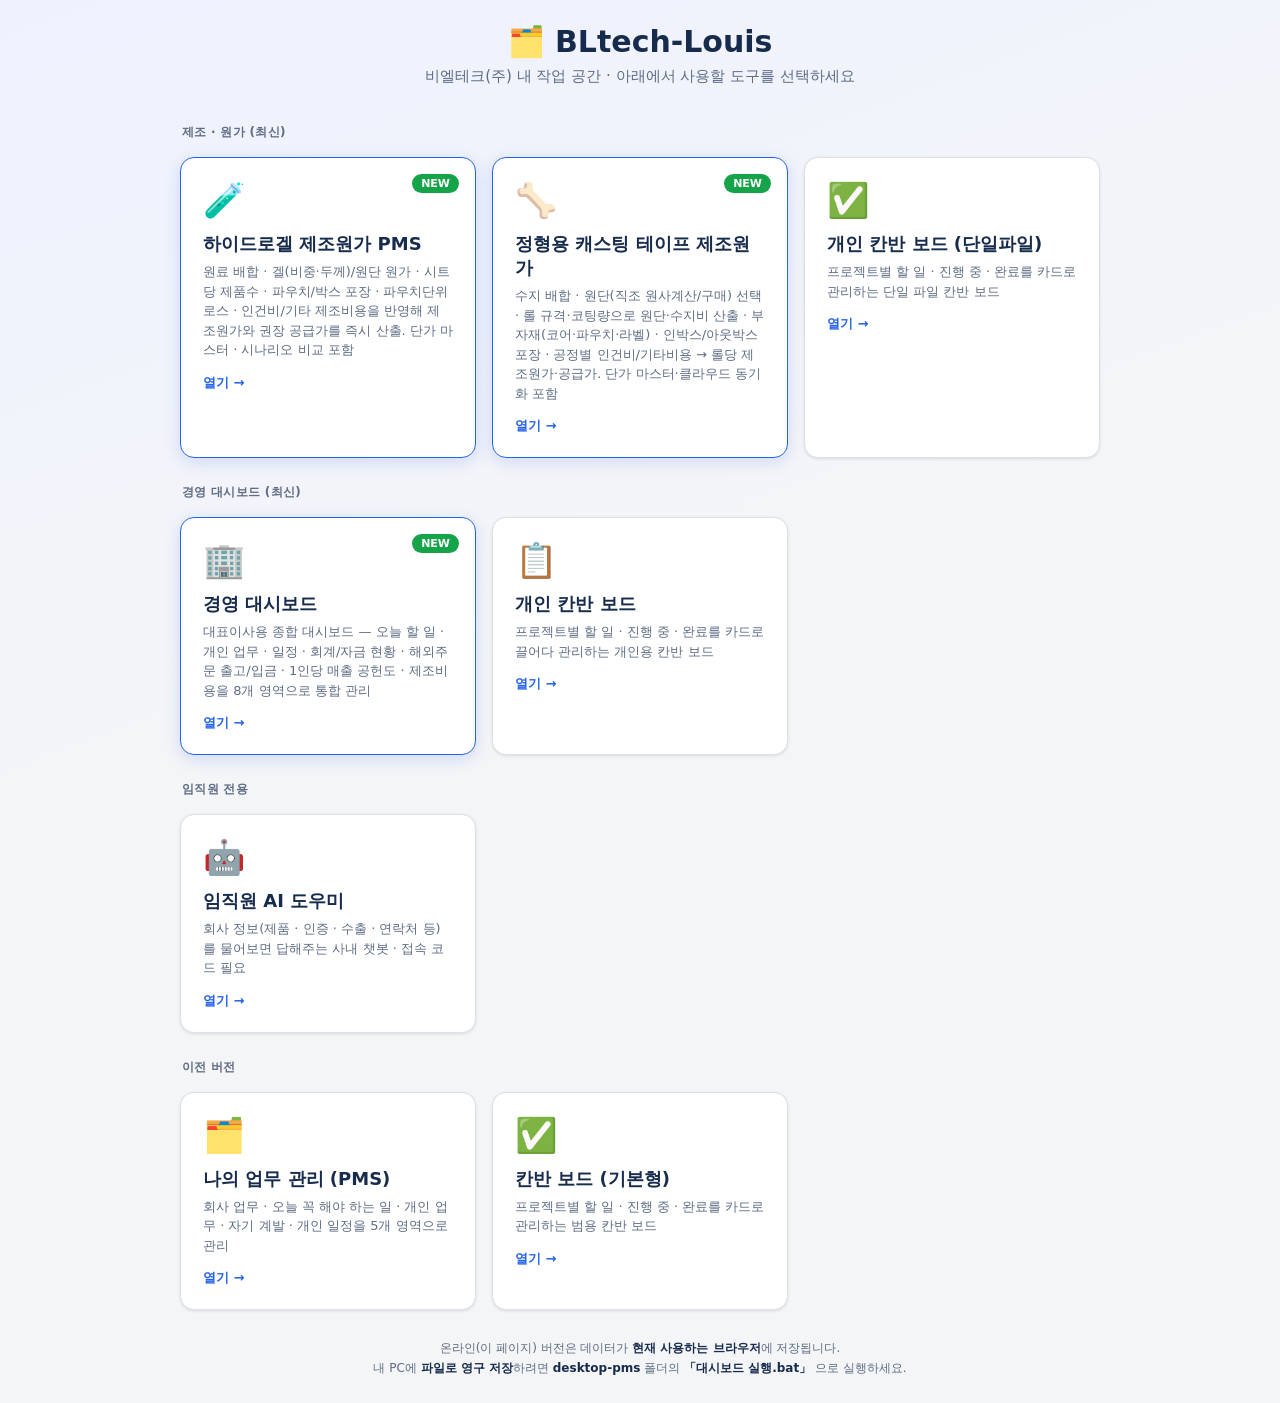
<file: index.html>
<!DOCTYPE html>
<html lang="ko">
<head>
  <meta charset="UTF-8" />
  <meta name="viewport" content="width=device-width, initial-scale=1.0" />
  <title>BLtech-Louis · 내 작업 공간</title>
  <style>
    :root { --primary: #2563eb; --text: #172b4d; --soft: #5e6c84; --border: #dfe1e6; --new: #16a34a; }
    * { box-sizing: border-box; }
    body {
      margin: 0; min-height: 100vh;
      font-family: "Segoe UI", "Malgun Gothic", system-ui, -apple-system, sans-serif;
      background: linear-gradient(160deg, #eef2ff, #f4f5f7 45%);
      color: var(--text); display: flex; align-items: center; justify-content: center; padding: 24px;
    }
    .wrap { width: 100%; max-width: 920px; }
    .head { text-align: center; margin-bottom: 28px; }
    .head h1 { font-size: 30px; margin: 0 0 8px; }
    .head p { margin: 0; color: var(--soft); font-size: 15px; }
    .cards { display: grid; grid-template-columns: repeat(auto-fit, minmax(260px, 1fr)); gap: 16px; }
    .card {
      position: relative; display: block; text-decoration: none; color: inherit; background: #fff;
      border: 1px solid var(--border); border-radius: 14px; padding: 22px;
      box-shadow: 0 1px 3px rgba(9, 30, 66, .12);
      transition: transform .12s, box-shadow .12s, border-color .12s;
    }
    .card:hover { transform: translateY(-3px); box-shadow: 0 8px 24px rgba(9, 30, 66, .15); border-color: var(--primary); }
    .card.feature { border-color: var(--primary); box-shadow: 0 4px 16px rgba(37, 99, 235, .18); }
    .card .icon { font-size: 34px; }
    .card h2 { font-size: 18px; margin: 12px 0 6px; }
    .card p { margin: 0; color: var(--soft); font-size: 13px; line-height: 1.5; }
    .card .go { margin-top: 14px; color: var(--primary); font-size: 13px; font-weight: 600; }
    .badge { position: absolute; top: 16px; right: 16px; background: var(--new); color: #fff; font-size: 11px; font-weight: 700; padding: 3px 9px; border-radius: 20px; }
    .section-label { grid-column: 1 / -1; margin: 10px 2px 0; font-size: 12px; font-weight: 700; color: var(--soft); letter-spacing: .3px; text-transform: uppercase; }
    .foot { text-align: center; margin-top: 28px; color: var(--soft); font-size: 12px; line-height: 1.7; }
    .foot b { color: var(--text); }
  </style>
</head>
<body>
  <div class="wrap">
    <div class="head">
      <h1>🗂️ BLtech-Louis</h1>
      <p>비엘테크(주) 내 작업 공간 · 아래에서 사용할 도구를 선택하세요</p>
    </div>
    <div class="cards">

      <div class="section-label">제조 · 원가 (최신)</div>

      <a class="card feature" href="hydrogel-cost/">
        <span class="badge">NEW</span>
        <div class="icon">🧪</div>
        <h2>하이드로겔 제조원가 PMS</h2>
        <p>원료 배합 · 겔(비중·두께)/원단 원가 · 시트당 제품수 · 파우치/박스 포장 · 파우치단위 로스 · 인건비/기타 제조비용을 반영해 제조원가와 권장 공급가를 즉시 산출. 단가 마스터 · 시나리오 비교 포함</p>
        <div class="go">열기 →</div>
      </a>

      <a class="card feature" href="orthopedic-cost/">
        <span class="badge">NEW</span>
        <div class="icon">🦴</div>
        <h2>정형용 캐스팅 테이프 제조원가</h2>
        <p>수지 배합 · 원단(직조 원사계산/구매) 선택 · 롤 규격·코팅량으로 원단·수지비 산출 · 부자재(코어·파우치·라벨) · 인박스/아웃박스 포장 · 공정별 인건비/기타비용 → 롤당 제조원가·공급가. 단가 마스터·클라우드 동기화 포함</p>
        <div class="go">열기 →</div>
      </a>

      <a class="card" href="test1-single/">
        <div class="icon">✅</div>
        <h2>개인 칸반 보드 (단일파일)</h2>
        <p>프로젝트별 할 일 · 진행 중 · 완료를 카드로 관리하는 단일 파일 칸반 보드</p>
        <div class="go">열기 →</div>
      </a>

      <div class="section-label">경영 대시보드 (최신)</div>

      <a class="card feature" href="desktop-pms/">
        <span class="badge">NEW</span>
        <div class="icon">🏢</div>
        <h2>경영 대시보드</h2>
        <p>대표이사용 종합 대시보드 — 오늘 할 일 · 개인 업무 · 일정 · 회계/자금 현황 · 해외주문 출고/입금 · 1인당 매출 공헌도 · 제조비용을 8개 영역으로 통합 관리</p>
        <div class="go">열기 →</div>
      </a>

      <a class="card" href="desktop-pms/personal-board.html">
        <div class="icon">📋</div>
        <h2>개인 칸반 보드</h2>
        <p>프로젝트별 할 일 · 진행 중 · 완료를 카드로 끌어다 관리하는 개인용 칸반 보드</p>
        <div class="go">열기 →</div>
      </a>

      <div class="section-label">임직원 전용</div>

      <a class="card" href="assistant/">
        <div class="icon">🤖</div>
        <h2>임직원 AI 도우미</h2>
        <p>회사 정보(제품 · 인증 · 수출 · 연락처 등)를 물어보면 답해주는 사내 챗봇 · 접속 코드 필요</p>
        <div class="go">열기 →</div>
      </a>

      <div class="section-label">이전 버전</div>

      <a class="card" href="pms/">
        <div class="icon">🗂️</div>
        <h2>나의 업무 관리 (PMS)</h2>
        <p>회사 업무 · 오늘 꼭 해야 하는 일 · 개인 업무 · 자기 계발 · 개인 일정을 5개 영역으로 관리</p>
        <div class="go">열기 →</div>
      </a>

      <a class="card" href="test1/">
        <div class="icon">✅</div>
        <h2>칸반 보드 (기본형)</h2>
        <p>프로젝트별 할 일 · 진행 중 · 완료를 카드로 관리하는 범용 칸반 보드</p>
        <div class="go">열기 →</div>
      </a>

    </div>
    <div class="foot">
      온라인(이 페이지) 버전은 데이터가 <b>현재 사용하는 브라우저</b>에 저장됩니다.<br />
      내 PC에 <b>파일로 영구 저장</b>하려면 <b>desktop-pms</b> 폴더의 <b>「대시보드 실행.bat」</b> 으로 실행하세요.
    </div>
  </div>
</body>
</html>
</file>
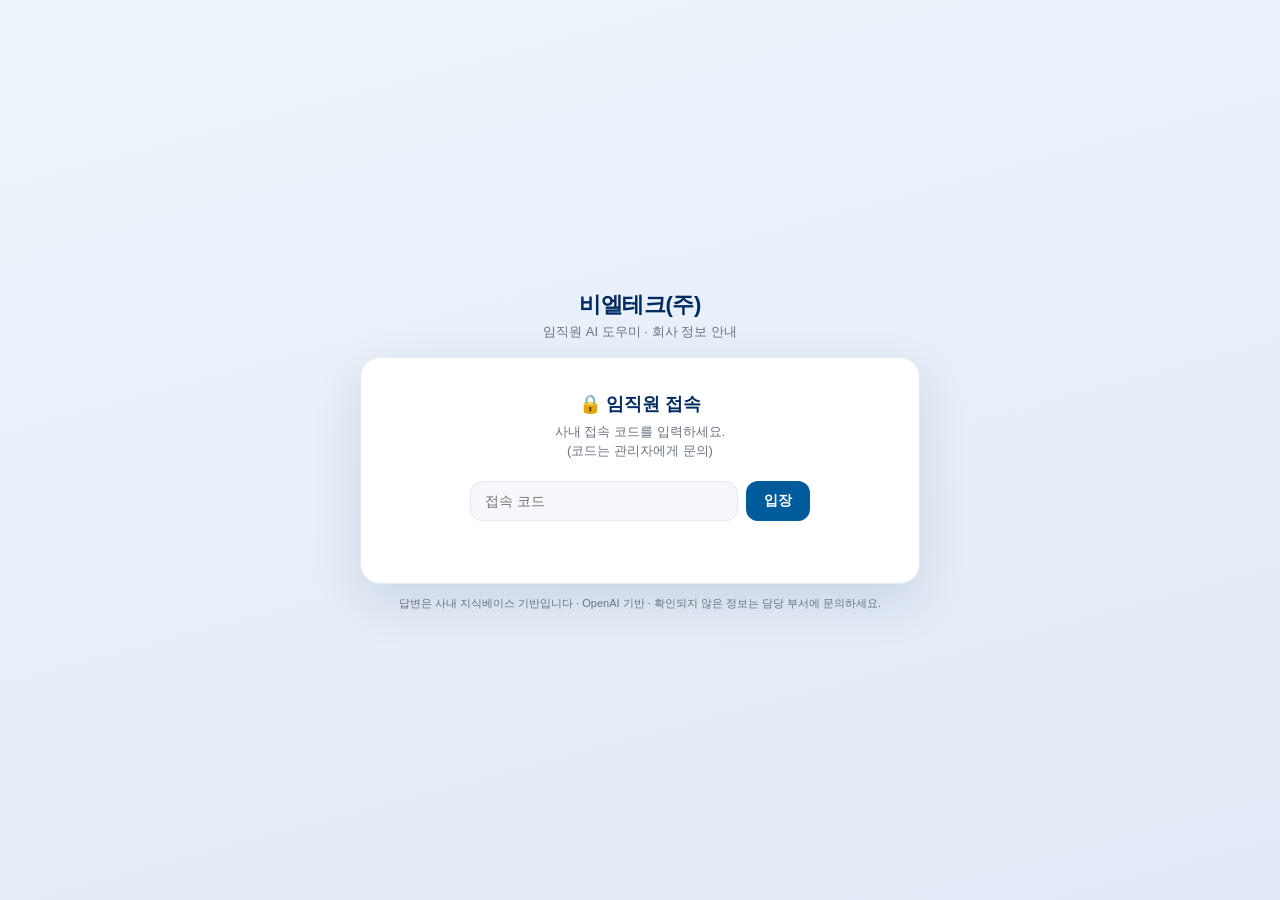
<file: assistant/index.html>
<!DOCTYPE html>
<html lang="ko">
<head>
<meta charset="UTF-8" />
<meta name="viewport" content="width=device-width, initial-scale=1.0" />
<title>비엘테크 · 임직원 AI 도우미</title>
<style>
  :root{ --navy:#002b62; --accent:#005b9d; --teal:#38b2b9; --text:#1d1d1f; --dim:#6b7280; --border:#e4eaf3; --bg1:#eef4fb; --bg2:#e1eaf6; }
  *{box-sizing:border-box;margin:0;padding:0}
  body{font-family:-apple-system,"Segoe UI","Malgun Gothic",Roboto,sans-serif;background:linear-gradient(165deg,var(--bg1),var(--bg2));min-height:100vh;color:var(--text);display:flex;align-items:center;justify-content:center;padding:16px}
  .wrap{width:100%;max-width:560px}
  .brand{text-align:center;margin-bottom:16px}
  .brand .co{font-size:22px;font-weight:800;color:var(--navy);letter-spacing:-.4px}
  .brand .sub{font-size:13px;color:var(--dim);margin-top:3px}

  .card{background:#fff;border:1px solid var(--border);border-radius:20px;box-shadow:0 18px 50px rgba(0,30,80,.12);overflow:hidden}

  /* Login */
  #login{padding:34px 28px;text-align:center}
  #login h2{font-size:18px;font-weight:700;color:var(--navy);margin-bottom:6px}
  #login p{font-size:13px;color:var(--dim);margin-bottom:20px;line-height:1.5}
  .field{display:flex;gap:8px;max-width:340px;margin:0 auto}
  input{font-family:inherit;font-size:14px;color:var(--text);border:1px solid var(--border);background:#f5f7fb;border-radius:12px;padding:11px 14px;outline:none;flex:1}
  input:focus{border-color:var(--accent);background:#fff}
  button{font-family:inherit;cursor:pointer;border:none}
  .btn{background:var(--accent);color:#fff;font-size:14px;font-weight:600;border-radius:12px;padding:11px 18px}
  .btn:hover{filter:brightness(1.08)}
  .err{color:#c0392b;font-size:12.5px;margin-top:12px;min-height:16px}

  /* Chat */
  #chat{display:none;flex-direction:column;height:min(78vh,680px)}
  .chead{background:linear-gradient(180deg,var(--navy),#013f72);color:#fff;padding:15px 18px;display:flex;align-items:center;justify-content:space-between}
  .chead .t{font-weight:700;font-size:15px;display:flex;align-items:center;gap:8px}
  .dot{width:7px;height:7px;border-radius:50%;background:#3fd28a;box-shadow:0 0 0 3px #3fd28a33}
  .chead .out{background:rgba(255,255,255,.15);color:#fff;font-size:12px;border-radius:8px;padding:5px 10px}
  .msgs{flex:1;overflow:auto;padding:16px;display:flex;flex-direction:column;gap:12px;background:#f4f7fb}
  .m{max-width:88%;padding:11px 14px;border-radius:16px;font-size:14px;line-height:1.62;word-break:break-word}
  .m.bot{background:#fff;border:1px solid var(--border);align-self:flex-start;border-bottom-left-radius:5px}
  .m.me{background:var(--accent);color:#fff;align-self:flex-end;border-bottom-right-radius:5px}
  .m.bot b{color:var(--navy)}
  .sugg{display:flex;gap:7px;flex-wrap:wrap;padding:8px 14px;background:#fff;border-top:1px solid var(--border)}
  .sugg button{font-size:12px;padding:6px 12px;border-radius:15px;border:1px solid var(--border);background:#f5f7fb;color:var(--text)}
  .sugg button:hover{border-color:var(--accent);color:var(--accent)}
  .cinput{display:flex;gap:8px;padding:12px;background:#fff;border-top:1px solid var(--border)}
  .cinput input{border-radius:20px}
  .send{width:42px;height:42px;border-radius:50%;background:var(--accent);color:#fff;font-size:16px;display:flex;align-items:center;justify-content:center;flex-shrink:0}
  .foot{text-align:center;font-size:11px;color:var(--dim);margin-top:12px}
</style>
</head>
<body>
  <div class="wrap">
    <div class="brand">
      <div class="co">비엘테크(주)</div>
      <div class="sub">임직원 AI 도우미 · 회사 정보 안내</div>
    </div>

    <div class="card">
      <!-- 로그인 -->
      <div id="login">
        <h2>🔒 임직원 접속</h2>
        <p>사내 접속 코드를 입력하세요.<br>(코드는 관리자에게 문의)</p>
        <div class="field">
          <input id="pass" type="password" placeholder="접속 코드" autocomplete="off" />
          <button class="btn" id="enterBtn">입장</button>
        </div>
        <div class="err" id="loginErr"></div>
      </div>

      <!-- 채팅 -->
      <div id="chat">
        <div class="chead">
          <div class="t"><span class="dot"></span>🤖 비엘테크 AI 도우미</div>
          <button class="out" id="logoutBtn">나가기</button>
        </div>
        <div class="msgs" id="msgs"></div>
        <div class="sugg">
          <button onclick="ask('회사 소개해줘')">회사 소개</button>
          <button onclick="ask('주요 제품과 브랜드가 뭐야?')">제품·브랜드</button>
          <button onclick="ask('보유 인증이 뭐가 있어?')">인증</button>
          <button onclick="ask('수출 국가와 파트너는?')">수출·파트너</button>
          <button onclick="ask('본사 주소랑 연락처 알려줘')">연락처</button>
        </div>
        <div class="cinput">
          <input id="q" placeholder="회사에 대해 무엇이든 물어보세요" autocomplete="off" />
          <button class="send" id="sendBtn" aria-label="전송">➤</button>
        </div>
      </div>
    </div>
    <div class="foot">답변은 사내 지식베이스 기반입니다 · OpenAI 기반 · 확인되지 않은 정보는 담당 부서에 문의하세요.</div>
  </div>

<script>
(function(){
  "use strict";
  var API = "/api/assistant/";
  var PKEY = "blt.emp.pass";
  var hist = [];
  var el = function(id){ return document.getElementById(id); };
  function pass(){ try{ return localStorage.getItem(PKEY) || ""; }catch(e){ return ""; } }
  function esc(s){ return String(s==null?"":s).replace(/[&<>"']/g,function(c){return{"&":"&amp;","<":"&lt;",">":"&gt;","\"":"&quot;","'":"&#39;"}[c];}); }
  function md(s){ return esc(s).replace(/\*\*(.+?)\*\*/g,"<b>$1</b>").replace(/\n/g,"<br>"); }

  function addMsg(role, html){ var d=document.createElement("div"); d.className="m "+(role==="me"?"me":"bot"); d.innerHTML=html; var m=el("msgs"); m.appendChild(d); m.scrollTop=m.scrollHeight; return d; }

  async function api(payload){
    try{
      var res = await fetch(API, { method:"POST", headers:{ "Content-Type":"application/json", "x-emp-pass": pass() }, body: JSON.stringify(payload) });
      return await res.json();
    }catch(e){ return { ok:false, reason:"network", detail:String(e&&e.message||e) }; }
  }

  function showChat(){
    el("login").style.display="none";
    el("chat").style.display="flex";
    if(!hist.length){ addMsg("bot","안녕하세요! 비엘테크 <b>임직원 AI 도우미</b>입니다. 회사 소개·제품·인증·수출·연락처 등 회사 관련 정보를 안내해 드립니다. 무엇을 도와드릴까요?"); }
    setTimeout(function(){ el("q").focus(); }, 50);
  }

  async function login(){
    var code = el("pass").value.trim();
    el("loginErr").textContent = "";
    if(!code){ el("loginErr").textContent="접속 코드를 입력하세요."; return; }
    try{ localStorage.setItem(PKEY, code); }catch(e){}
    el("enterBtn").disabled = true;
    var j = await api({ ping:true });
    el("enterBtn").disabled = false;
    if(j && j.ok){ showChat(); }
    else if(j && j.reason==="bad_pass"){ el("loginErr").textContent="접속 코드가 올바르지 않습니다."; }
    else { showChat(); } // 코드 미설정 서버여도 입장 허용(설정 안내는 응답 시)
  }

  window.ask = function(text){ el("q").value=text; send(); };

  async function send(){
    var q = el("q").value.trim(); if(!q) return;
    el("q").value = "";
    addMsg("me", esc(q));
    hist.push({ role:"user", content:q }); hist = hist.slice(-12);
    var t = addMsg("bot", '<span style="color:#6b7280">답변 작성 중…</span>');
    var j = await api({ messages: hist });
    if(j && j.ok && j.text){ t.innerHTML = md(j.text); hist.push({ role:"assistant", content:j.text }); }
    else if(j && j.reason==="no_key"){ t.innerHTML = "AI가 아직 설정되지 않았습니다. 관리자에게 문의하세요. <span style=\"color:#6b7280\">(Vercel 환경변수 OPENAI_API_KEY 필요)</span>"; }
    else if(j && j.reason==="bad_pass"){ t.innerHTML = "접속 코드가 만료되었거나 올바르지 않습니다. 다시 로그인해 주세요."; try{localStorage.removeItem(PKEY);}catch(e){} setTimeout(function(){ el("chat").style.display="none"; el("login").style.display="block"; },1200); }
    else { t.innerHTML = "죄송합니다, 답변을 가져오지 못했습니다." + (j&&j.detail?(" <span style=\"color:#6b7280\">("+esc(j.detail)+")</span>"):""); }
    el("msgs").scrollTop = el("msgs").scrollHeight;
  }

  el("enterBtn").addEventListener("click", login);
  el("pass").addEventListener("keydown", function(e){ if(e.key==="Enter") login(); });
  el("sendBtn").addEventListener("click", send);
  el("q").addEventListener("keydown", function(e){ if(e.key==="Enter") send(); });
  el("logoutBtn").addEventListener("click", function(){ try{localStorage.removeItem(PKEY);}catch(e){} hist=[]; el("msgs").innerHTML=""; el("chat").style.display="none"; el("login").style.display="block"; el("pass").value=""; });

  // 이미 코드가 저장돼 있으면 바로 채팅 화면
  if(pass()){ showChat(); }
})();
</script>
</body>
</html>
</file>
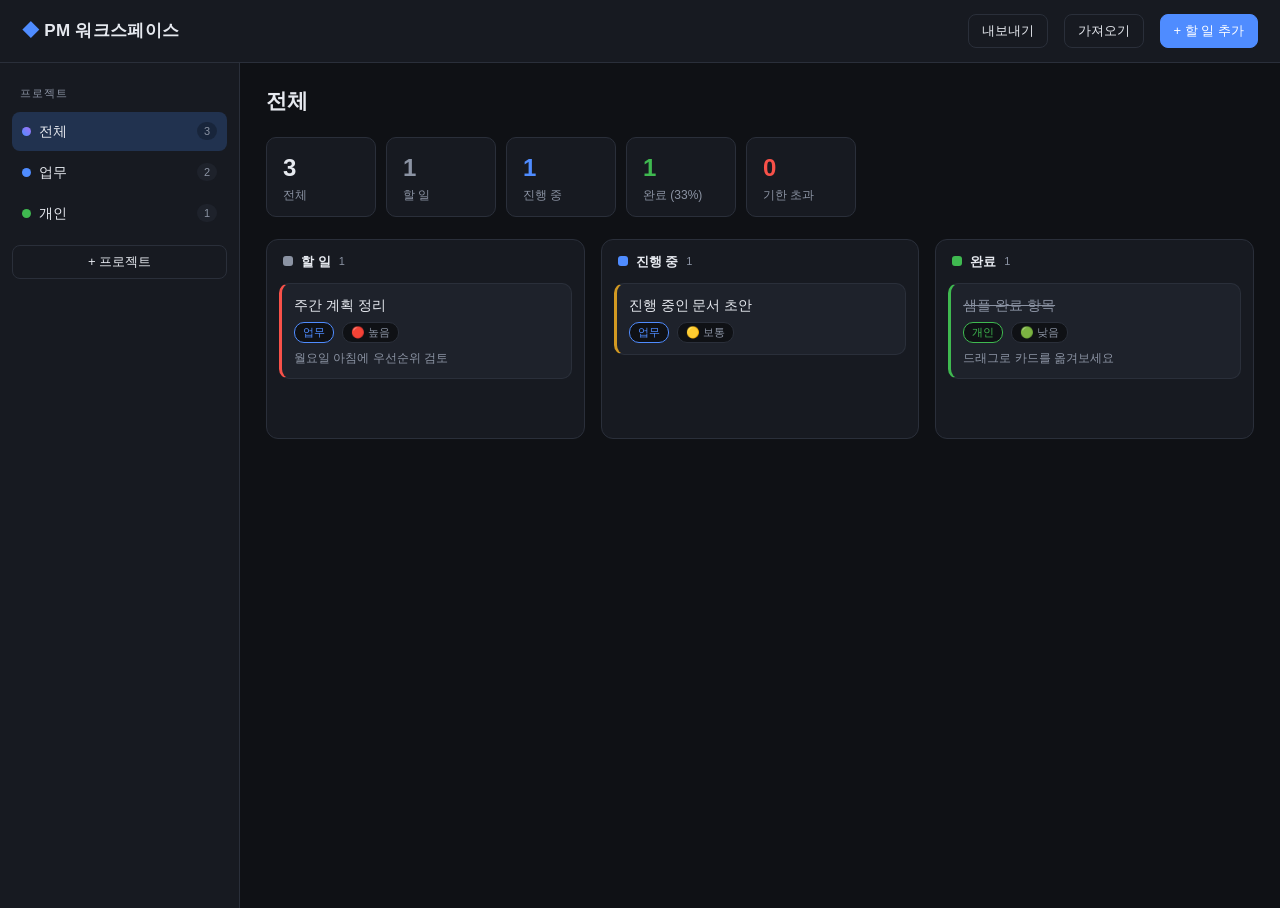
<file: test1-single/index.html>
<!DOCTYPE html>
<html lang="ko">
<head>
<meta charset="UTF-8">
<meta name="viewport" content="width=device-width, initial-scale=1.0">
<title>PM · 개인 프로젝트 매니지먼트</title>
<style>
  :root {
    --bg: #0f1115;
    --panel: #171a21;
    --panel-2: #1e222b;
    --border: #2a2f3a;
    --text: #e6e9ef;
    --muted: #8b93a3;
    --accent: #4f8cff;
    --accent-soft: #21324f;
    --green: #3fb950;
    --amber: #d29922;
    --red: #f85149;
    --shadow: 0 4px 16px rgba(0,0,0,.35);
  }
  * { box-sizing: border-box; }
  body {
    margin: 0;
    font-family: -apple-system, "Segoe UI", "Malgun Gothic", sans-serif;
    background: var(--bg);
    color: var(--text);
    font-size: 14px;
    line-height: 1.5;
  }
  header {
    display: flex; align-items: center; gap: 16px;
    padding: 14px 22px;
    background: var(--panel);
    border-bottom: 1px solid var(--border);
    position: sticky; top: 0; z-index: 10;
  }
  header h1 { font-size: 17px; margin: 0; font-weight: 600; letter-spacing: .3px; }
  header .logo { color: var(--accent); }
  .spacer { flex: 1; }
  .btn {
    background: var(--panel-2); color: var(--text);
    border: 1px solid var(--border); border-radius: 8px;
    padding: 7px 13px; cursor: pointer; font-size: 13px;
    transition: .15s;
  }
  .btn:hover { border-color: var(--accent); }
  .btn.primary { background: var(--accent); border-color: var(--accent); color: #fff; }
  .btn.primary:hover { filter: brightness(1.1); }
  .btn.ghost { background: transparent; }
  .btn.danger:hover { border-color: var(--red); color: var(--red); }

  .layout { display: flex; min-height: calc(100vh - 55px); }
  aside {
    width: 240px; background: var(--panel); border-right: 1px solid var(--border);
    padding: 16px 12px; flex-shrink: 0;
  }
  .side-title { font-size: 11px; text-transform: uppercase; letter-spacing: 1px; color: var(--muted); margin: 6px 8px 10px; }
  .proj-item {
    display: flex; align-items: center; gap: 8px;
    padding: 9px 10px; border-radius: 8px; cursor: pointer; margin-bottom: 2px;
    transition: .12s;
  }
  .proj-item:hover { background: var(--panel-2); }
  .proj-item.active { background: var(--accent-soft); }
  .proj-dot { width: 9px; height: 9px; border-radius: 50%; flex-shrink: 0; }
  .proj-name { flex: 1; overflow: hidden; text-overflow: ellipsis; white-space: nowrap; }
  .proj-count { font-size: 11px; color: var(--muted); background: var(--panel-2); padding: 1px 7px; border-radius: 10px; }
  .proj-item.active .proj-count { background: rgba(0,0,0,.25); }

  main { flex: 1; padding: 22px 26px; overflow-x: auto; }
  .main-head { display: flex; align-items: center; gap: 14px; margin-bottom: 20px; }
  .main-head h2 { margin: 0; font-size: 21px; }
  .stat-row { display: flex; gap: 10px; margin-bottom: 22px; flex-wrap: wrap; }
  .stat {
    background: var(--panel); border: 1px solid var(--border); border-radius: 10px;
    padding: 12px 16px; min-width: 110px;
  }
  .stat .num { font-size: 24px; font-weight: 700; }
  .stat .lbl { font-size: 12px; color: var(--muted); }

  .board { display: grid; grid-template-columns: repeat(3, 1fr); gap: 16px; }
  .col {
    background: var(--panel); border: 1px solid var(--border); border-radius: 12px;
    padding: 12px; min-height: 200px;
  }
  .col.drag-over { border-color: var(--accent); background: var(--accent-soft); }
  .col-head { display: flex; align-items: center; gap: 8px; margin-bottom: 12px; padding: 0 4px; }
  .col-head .name { font-weight: 600; font-size: 13px; }
  .col-head .cnt { font-size: 11px; color: var(--muted); }
  .col-head .bar { width: 10px; height: 10px; border-radius: 3px; }

  .card {
    background: var(--panel-2); border: 1px solid var(--border); border-radius: 10px;
    padding: 11px 12px; margin-bottom: 9px; cursor: grab; transition: .12s;
    border-left: 3px solid var(--muted);
  }
  .card:hover { border-color: var(--accent); }
  .card.dragging { opacity: .4; }
  .card.prio-high { border-left-color: var(--red); }
  .card.prio-mid { border-left-color: var(--amber); }
  .card.prio-low { border-left-color: var(--green); }
  .card .title { font-weight: 500; margin-bottom: 6px; word-break: break-word; }
  .card .title.done { text-decoration: line-through; color: var(--muted); }
  .card .meta { display: flex; align-items: center; gap: 8px; flex-wrap: wrap; font-size: 11px; color: var(--muted); }
  .tag { padding: 1px 8px; border-radius: 10px; background: var(--bg); border: 1px solid var(--border); }
  .tag.due-over { color: var(--red); border-color: var(--red); }
  .tag.due-soon { color: var(--amber); border-color: var(--amber); }
  .card .actions { display: none; gap: 6px; margin-top: 8px; }
  .card:hover .actions { display: flex; }
  .mini { font-size: 11px; padding: 3px 8px; border-radius: 6px; background: var(--bg); border: 1px solid var(--border); color: var(--muted); cursor: pointer; }
  .mini:hover { color: var(--text); border-color: var(--accent); }

  .empty { color: var(--muted); text-align: center; padding: 30px 10px; font-size: 13px; }

  /* Modal */
  .overlay {
    position: fixed; inset: 0; background: rgba(0,0,0,.6);
    display: none; align-items: center; justify-content: center; z-index: 50;
  }
  .overlay.show { display: flex; }
  .modal {
    background: var(--panel); border: 1px solid var(--border); border-radius: 14px;
    width: 460px; max-width: 92vw; padding: 22px; box-shadow: var(--shadow);
  }
  .modal h3 { margin: 0 0 16px; font-size: 17px; }
  .field { margin-bottom: 14px; }
  .field label { display: block; font-size: 12px; color: var(--muted); margin-bottom: 5px; }
  .field input, .field select, .field textarea {
    width: 100%; background: var(--bg); border: 1px solid var(--border);
    border-radius: 8px; padding: 9px 11px; color: var(--text); font-size: 13px;
    font-family: inherit;
  }
  .field input:focus, .field select:focus, .field textarea:focus { outline: none; border-color: var(--accent); }
  .field textarea { resize: vertical; min-height: 64px; }
  .row2 { display: flex; gap: 12px; }
  .row2 .field { flex: 1; }
  .modal-actions { display: flex; gap: 10px; justify-content: flex-end; margin-top: 8px; }

  .color-picker { display: flex; gap: 8px; }
  .color-swatch { width: 26px; height: 26px; border-radius: 50%; cursor: pointer; border: 2px solid transparent; }
  .color-swatch.sel { border-color: #fff; }

  .card .notes-txt { font-size: 12px; color: var(--muted); margin-top: 6px; white-space: pre-wrap; }
  .hint { font-size: 12px; color: var(--muted); margin-top: 4px; }
  @media (max-width: 720px){ .board{ grid-template-columns:1fr; } aside{ width:180px; } }
</style>
</head>
<body>
<header>
  <h1><span class="logo">◆</span> PM 워크스페이스</h1>
  <div class="spacer"></div>
  <button class="btn ghost" onclick="exportData()">내보내기</button>
  <button class="btn ghost" onclick="document.getElementById('importFile').click()">가져오기</button>
  <input type="file" id="importFile" accept=".json" style="display:none" onchange="importData(event)">
  <button class="btn primary" onclick="openTaskModal()">+ 할 일 추가</button>
</header>

<div class="layout">
  <aside>
    <div class="side-title">프로젝트</div>
    <div id="projectList"></div>
    <button class="btn ghost" style="width:100%;margin-top:10px" onclick="openProjectModal()">+ 프로젝트</button>
  </aside>

  <main>
    <div class="main-head">
      <h2 id="mainTitle">전체</h2>
      <div class="spacer"></div>
      <button class="btn ghost danger" id="delProjBtn" onclick="deleteCurrentProject()" style="display:none">프로젝트 삭제</button>
    </div>

    <div class="stat-row" id="statRow"></div>

    <div class="board">
      <div class="col" data-status="todo" ondragover="onDragOver(event)" ondrop="onDrop(event,'todo')" ondragleave="onDragLeave(event)">
        <div class="col-head"><span class="bar" style="background:var(--muted)"></span><span class="name">할 일</span><span class="cnt" id="cnt-todo"></span></div>
        <div id="col-todo"></div>
      </div>
      <div class="col" data-status="doing" ondragover="onDragOver(event)" ondrop="onDrop(event,'doing')" ondragleave="onDragLeave(event)">
        <div class="col-head"><span class="bar" style="background:var(--accent)"></span><span class="name">진행 중</span><span class="cnt" id="cnt-doing"></span></div>
        <div id="col-doing"></div>
      </div>
      <div class="col" data-status="done" ondragover="onDragOver(event)" ondrop="onDrop(event,'done')" ondragleave="onDragLeave(event)">
        <div class="col-head"><span class="bar" style="background:var(--green)"></span><span class="name">완료</span><span class="cnt" id="cnt-done"></span></div>
        <div id="col-done"></div>
      </div>
    </div>
  </main>
</div>

<!-- Task modal -->
<div class="overlay" id="taskOverlay">
  <div class="modal">
    <h3 id="taskModalTitle">할 일 추가</h3>
    <input type="hidden" id="taskId">
    <div class="field">
      <label>제목</label>
      <input type="text" id="taskTitle" placeholder="무엇을 해야 하나요?">
    </div>
    <div class="row2">
      <div class="field">
        <label>프로젝트</label>
        <select id="taskProject"></select>
      </div>
      <div class="field">
        <label>우선순위</label>
        <select id="taskPriority">
          <option value="low">낮음</option>
          <option value="mid" selected>보통</option>
          <option value="high">높음</option>
        </select>
      </div>
    </div>
    <div class="row2">
      <div class="field">
        <label>상태</label>
        <select id="taskStatus">
          <option value="todo">할 일</option>
          <option value="doing">진행 중</option>
          <option value="done">완료</option>
        </select>
      </div>
      <div class="field">
        <label>마감일</label>
        <input type="date" id="taskDue">
      </div>
    </div>
    <div class="field">
      <label>메모</label>
      <textarea id="taskNotes" placeholder="참고 사항, 링크, 세부 내용..."></textarea>
    </div>
    <div class="modal-actions">
      <button class="btn ghost" onclick="closeModal('taskOverlay')">취소</button>
      <button class="btn primary" onclick="saveTask()">저장</button>
    </div>
  </div>
</div>

<!-- Project modal -->
<div class="overlay" id="projectOverlay">
  <div class="modal">
    <h3>새 프로젝트</h3>
    <div class="field">
      <label>이름</label>
      <input type="text" id="projName" placeholder="프로젝트 이름">
    </div>
    <div class="field">
      <label>색상</label>
      <div class="color-picker" id="colorPicker"></div>
    </div>
    <div class="modal-actions">
      <button class="btn ghost" onclick="closeModal('projectOverlay')">취소</button>
      <button class="btn primary" onclick="saveProject()">추가</button>
    </div>
  </div>
</div>

<script>
const STORE_KEY = 'pm_workspace_v1';
const COLORS = ['#4f8cff','#3fb950','#d29922','#f85149','#a371f7','#f778ba','#39c5cf','#db6d28'];
let state = { projects: [], tasks: [], current: 'all' };
let dragId = null;

/* ---------- persistence ---------- */
function load() {
  const raw = localStorage.getItem(STORE_KEY);
  if (raw) {
    try { state = JSON.parse(raw); } catch(e){}
  }
  if (!state.projects || state.projects.length === 0) seed();
  if (!state.current) state.current = 'all';
}
function save() { localStorage.setItem(STORE_KEY, JSON.stringify(state)); }
function seed() {
  const p1 = { id: uid(), name: '업무', color: '#4f8cff' };
  const p2 = { id: uid(), name: '개인', color: '#3fb950' };
  state.projects = [p1, p2];
  state.tasks = [
    { id: uid(), title: '주간 계획 정리', projectId: p1.id, priority: 'high', status: 'todo', due: '', notes: '월요일 아침에 우선순위 검토', created: Date.now() },
    { id: uid(), title: '진행 중인 문서 초안', projectId: p1.id, priority: 'mid', status: 'doing', due: '', notes: '', created: Date.now() },
    { id: uid(), title: '샘플 완료 항목', projectId: p2.id, priority: 'low', status: 'done', due: '', notes: '드래그로 카드를 옮겨보세요', created: Date.now() },
  ];
  state.current = 'all';
}
function uid(){ return Math.random().toString(36).slice(2,10) + Date.now().toString(36).slice(-4); }

/* ---------- rendering ---------- */
function render() {
  renderProjects();
  renderBoard();
  renderStats();
  save();
}

function renderProjects() {
  const list = document.getElementById('projectList');
  const all = `
    <div class="proj-item ${state.current==='all'?'active':''}" onclick="selectProject('all')">
      <span class="proj-dot" style="background:linear-gradient(45deg,#4f8cff,#a371f7)"></span>
      <span class="proj-name">전체</span>
      <span class="proj-count">${state.tasks.length}</span>
    </div>`;
  const items = state.projects.map(p => {
    const c = state.tasks.filter(t => t.projectId === p.id).length;
    return `<div class="proj-item ${state.current===p.id?'active':''}" onclick="selectProject('${p.id}')">
      <span class="proj-dot" style="background:${p.color}"></span>
      <span class="proj-name">${esc(p.name)}</span>
      <span class="proj-count">${c}</span>
    </div>`;
  }).join('');
  list.innerHTML = all + items;
}

function currentTasks() {
  if (state.current === 'all') return state.tasks;
  return state.tasks.filter(t => t.projectId === state.current);
}

function renderBoard() {
  const proj = state.projects.find(p => p.id === state.current);
  document.getElementById('mainTitle').textContent = proj ? proj.name : '전체';
  document.getElementById('delProjBtn').style.display = proj ? 'inline-block' : 'none';

  const tasks = currentTasks();
  ['todo','doing','done'].forEach(status => {
    const items = tasks.filter(t => t.status === status)
      .sort((a,b)=> prioVal(b.priority)-prioVal(a.priority));
    document.getElementById('cnt-'+status).textContent = items.length;
    const col = document.getElementById('col-'+status);
    if (items.length === 0) { col.innerHTML = '<div class="empty">비어 있음</div>'; return; }
    col.innerHTML = items.map(cardHTML).join('');
  });
}

function cardHTML(t) {
  const proj = state.projects.find(p => p.id === t.projectId);
  const projTag = proj ? `<span class="tag" style="border-color:${proj.color};color:${proj.color}">${esc(proj.name)}</span>` : '';
  const dueTag = t.due ? `<span class="tag ${dueClass(t.due)}">📅 ${t.due}</span>` : '';
  const notes = t.notes ? `<div class="notes-txt">${esc(t.notes)}</div>` : '';
  return `<div class="card prio-${t.priority}" draggable="true" data-id="${t.id}"
      ondragstart="onDragStart(event,'${t.id}')" ondragend="onDragEnd(event)">
    <div class="title ${t.status==='done'?'done':''}">${esc(t.title)}</div>
    <div class="meta">${projTag}${dueTag}${prioLabel(t.priority)}</div>
    ${notes}
    <div class="actions">
      <span class="mini" onclick="editTask('${t.id}')">편집</span>
      <span class="mini" onclick="cycleStatus('${t.id}')">상태 →</span>
      <span class="mini" onclick="deleteTask('${t.id}')">삭제</span>
    </div>
  </div>`;
}

function renderStats() {
  const tasks = currentTasks();
  const done = tasks.filter(t=>t.status==='done').length;
  const doing = tasks.filter(t=>t.status==='doing').length;
  const todo = tasks.filter(t=>t.status==='todo').length;
  const overdue = tasks.filter(t=> t.due && t.status!=='done' && t.due < today()).length;
  const pct = tasks.length ? Math.round(done/tasks.length*100) : 0;
  document.getElementById('statRow').innerHTML = `
    <div class="stat"><div class="num">${tasks.length}</div><div class="lbl">전체</div></div>
    <div class="stat"><div class="num" style="color:var(--muted)">${todo}</div><div class="lbl">할 일</div></div>
    <div class="stat"><div class="num" style="color:var(--accent)">${doing}</div><div class="lbl">진행 중</div></div>
    <div class="stat"><div class="num" style="color:var(--green)">${done}</div><div class="lbl">완료 (${pct}%)</div></div>
    <div class="stat"><div class="num" style="color:var(--red)">${overdue}</div><div class="lbl">기한 초과</div></div>`;
}

/* ---------- helpers ---------- */
function esc(s){ return (s||'').replace(/[&<>"]/g, c=>({'&':'&amp;','<':'&lt;','>':'&gt;','"':'&quot;'}[c])); }
function prioVal(p){ return {high:3,mid:2,low:1}[p]||0; }
function prioLabel(p){ const m={high:'🔴 높음',mid:'🟡 보통',low:'🟢 낮음'}; return `<span class="tag">${m[p]}</span>`; }
function today(){ return new Date().toISOString().slice(0,10); }
function dueClass(d){ if(d<today())return 'due-over'; const diff=(new Date(d)-new Date(today()))/86400000; return diff<=2?'due-soon':''; }

/* ---------- actions ---------- */
function selectProject(id){ state.current = id; render(); }

function openTaskModal(){
  document.getElementById('taskModalTitle').textContent = '할 일 추가';
  document.getElementById('taskId').value = '';
  document.getElementById('taskTitle').value = '';
  document.getElementById('taskPriority').value = 'mid';
  document.getElementById('taskStatus').value = 'todo';
  document.getElementById('taskDue').value = '';
  document.getElementById('taskNotes').value = '';
  fillProjectSelect();
  document.getElementById('taskProject').value = state.current !== 'all' ? state.current : (state.projects[0]?.id || '');
  showModal('taskOverlay');
  setTimeout(()=>document.getElementById('taskTitle').focus(),50);
}

function editTask(id){
  const t = state.tasks.find(x=>x.id===id); if(!t) return;
  document.getElementById('taskModalTitle').textContent = '할 일 편집';
  document.getElementById('taskId').value = t.id;
  document.getElementById('taskTitle').value = t.title;
  fillProjectSelect();
  document.getElementById('taskProject').value = t.projectId;
  document.getElementById('taskPriority').value = t.priority;
  document.getElementById('taskStatus').value = t.status;
  document.getElementById('taskDue').value = t.due || '';
  document.getElementById('taskNotes').value = t.notes || '';
  showModal('taskOverlay');
}

function saveTask(){
  const title = document.getElementById('taskTitle').value.trim();
  if(!title){ alert('제목을 입력하세요'); return; }
  const id = document.getElementById('taskId').value;
  const data = {
    title,
    projectId: document.getElementById('taskProject').value,
    priority: document.getElementById('taskPriority').value,
    status: document.getElementById('taskStatus').value,
    due: document.getElementById('taskDue').value,
    notes: document.getElementById('taskNotes').value.trim(),
  };
  if(id){
    const t = state.tasks.find(x=>x.id===id);
    Object.assign(t, data);
  } else {
    state.tasks.push({ id: uid(), created: Date.now(), ...data });
  }
  closeModal('taskOverlay');
  render();
}

function deleteTask(id){
  if(!confirm('이 할 일을 삭제할까요?')) return;
  state.tasks = state.tasks.filter(t=>t.id!==id);
  render();
}

function cycleStatus(id){
  const t = state.tasks.find(x=>x.id===id); if(!t) return;
  const order = ['todo','doing','done'];
  t.status = order[(order.indexOf(t.status)+1)%3];
  render();
}

function fillProjectSelect(){
  const sel = document.getElementById('taskProject');
  sel.innerHTML = state.projects.map(p=>`<option value="${p.id}">${esc(p.name)}</option>`).join('');
}

/* project modal */
let pickedColor = COLORS[0];
function openProjectModal(){
  document.getElementById('projName').value = '';
  pickedColor = COLORS[0];
  const cp = document.getElementById('colorPicker');
  cp.innerHTML = COLORS.map((c,i)=>`<span class="color-swatch ${i===0?'sel':''}" style="background:${c}" onclick="pickColor('${c}',this)"></span>`).join('');
  showModal('projectOverlay');
  setTimeout(()=>document.getElementById('projName').focus(),50);
}
function pickColor(c,el){
  pickedColor = c;
  document.querySelectorAll('.color-swatch').forEach(s=>s.classList.remove('sel'));
  el.classList.add('sel');
}
function saveProject(){
  const name = document.getElementById('projName').value.trim();
  if(!name){ alert('이름을 입력하세요'); return; }
  const p = { id: uid(), name, color: pickedColor };
  state.projects.push(p);
  state.current = p.id;
  closeModal('projectOverlay');
  render();
}
function deleteCurrentProject(){
  const p = state.projects.find(x=>x.id===state.current); if(!p) return;
  const cnt = state.tasks.filter(t=>t.projectId===p.id).length;
  if(!confirm(`'${p.name}' 프로젝트와 포함된 할 일 ${cnt}개를 삭제할까요?`)) return;
  state.tasks = state.tasks.filter(t=>t.projectId!==p.id);
  state.projects = state.projects.filter(x=>x.id!==p.id);
  state.current = 'all';
  render();
}

/* ---------- drag & drop ---------- */
function onDragStart(e,id){ dragId=id; e.target.classList.add('dragging'); }
function onDragEnd(e){ e.target.classList.remove('dragging'); }
function onDragOver(e){ e.preventDefault(); e.currentTarget.classList.add('drag-over'); }
function onDragLeave(e){ e.currentTarget.classList.remove('drag-over'); }
function onDrop(e,status){
  e.preventDefault();
  e.currentTarget.classList.remove('drag-over');
  const t = state.tasks.find(x=>x.id===dragId);
  if(t){ t.status = status; render(); }
  dragId = null;
}

/* ---------- modal utils ---------- */
function showModal(id){ document.getElementById(id).classList.add('show'); }
function closeModal(id){ document.getElementById(id).classList.remove('show'); }
document.querySelectorAll('.overlay').forEach(o=>o.addEventListener('click',e=>{ if(e.target===o) o.classList.remove('show'); }));
document.addEventListener('keydown',e=>{ if(e.key==='Escape') document.querySelectorAll('.overlay').forEach(o=>o.classList.remove('show')); });

/* ---------- import / export ---------- */
function exportData(){
  const blob = new Blob([JSON.stringify(state,null,2)], {type:'application/json'});
  const a = document.createElement('a');
  a.href = URL.createObjectURL(blob);
  a.download = 'pm-backup-' + today() + '.json';
  a.click();
}
function importData(ev){
  const file = ev.target.files[0]; if(!file) return;
  const reader = new FileReader();
  reader.onload = () => {
    try {
      const data = JSON.parse(reader.result);
      if(data.projects && data.tasks){ state = data; if(!state.current) state.current='all'; render(); alert('가져오기 완료'); }
      else alert('올바른 백업 파일이 아닙니다');
    } catch(e){ alert('파일을 읽을 수 없습니다'); }
  };
  reader.readAsText(file);
  ev.target.value = '';
}

/* ---------- init ---------- */
load();
render();
</script>
</body>
</html>
</file>
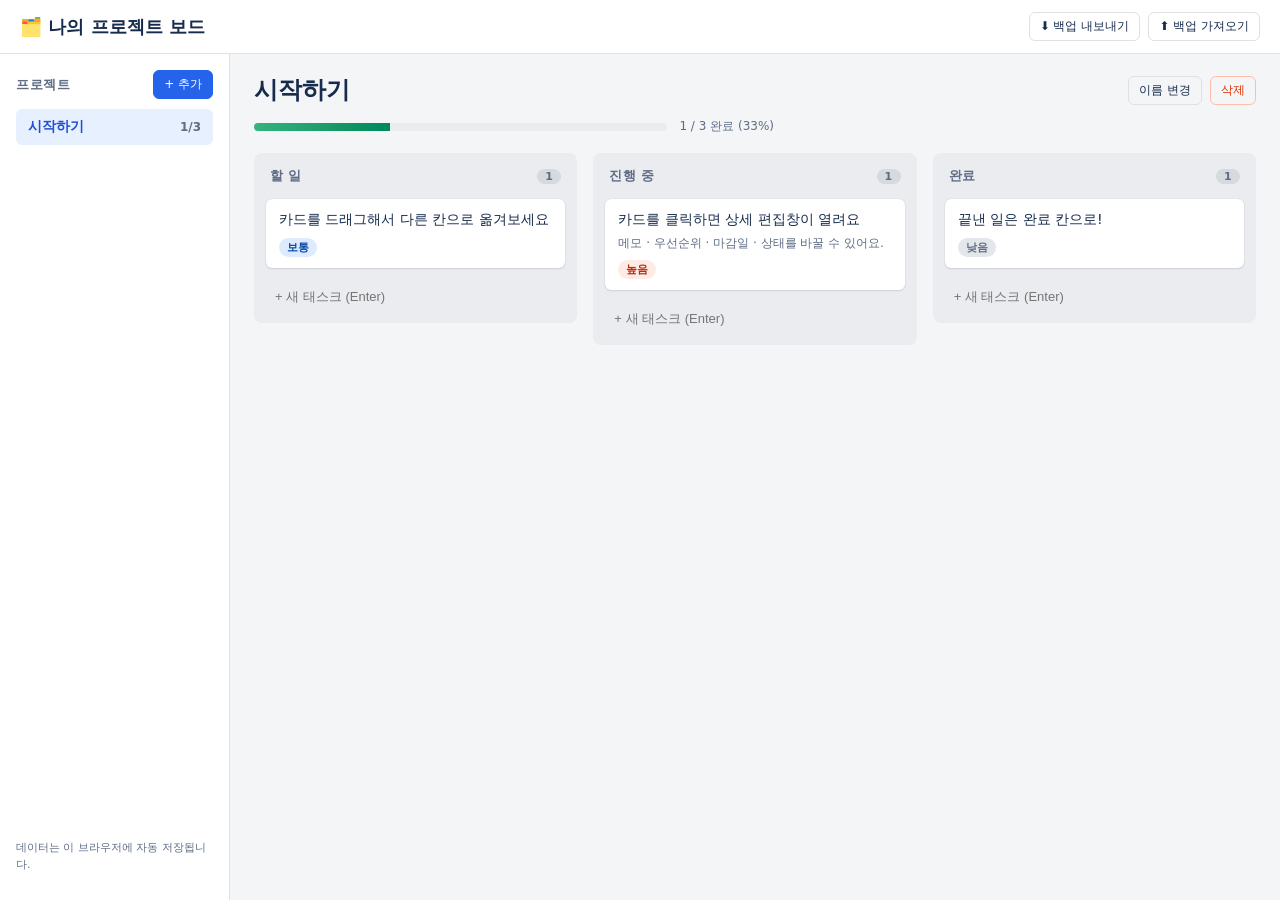
<file: test1/index.html>
<!DOCTYPE html>
<html lang="ko">
<head>
  <meta charset="UTF-8" />
  <meta name="viewport" content="width=device-width, initial-scale=1.0" />
  <title>나의 프로젝트 보드</title>
  <link rel="stylesheet" href="style.css" />
</head>
<body>
  <header class="topbar">
    <div class="brand">🗂️ 나의 프로젝트 보드</div>
    <div class="top-actions">
      <button id="btn-export" class="btn ghost small">⬇ 백업 내보내기</button>
      <button id="btn-import" class="btn ghost small">⬆ 백업 가져오기</button>
      <input type="file" id="file-import" accept="application/json" hidden />
    </div>
  </header>

  <div class="layout">
    <aside class="sidebar">
      <div class="sidebar-head">
        <span>프로젝트</span>
        <button id="btn-add-project" class="btn small primary">+ 추가</button>
      </div>
      <ul id="project-list" class="project-list"></ul>
      <p class="sidebar-hint">데이터는 이 브라우저에 자동 저장됩니다.</p>
    </aside>

    <main class="main">
      <div id="project-header" class="project-header"></div>
      <div id="board" class="board"></div>
      <div id="empty-state" class="empty-state" hidden>
        왼쪽 <b>+ 추가</b> 버튼으로 새 프로젝트를 만들어 시작하세요.
      </div>
    </main>
  </div>

  <!-- 태스크 편집 모달 -->
  <div id="modal" class="modal-overlay" hidden>
    <div class="modal" role="dialog" aria-modal="true">
      <h3 id="modal-title">태스크 편집</h3>
      <label class="field">
        <span>제목</span>
        <input id="f-title" type="text" placeholder="할 일 제목" />
      </label>
      <label class="field">
        <span>메모</span>
        <textarea id="f-note" rows="3" placeholder="상세 내용 (선택)"></textarea>
      </label>
      <div class="field-row">
        <label class="field">
          <span>우선순위</span>
          <select id="f-priority">
            <option value="high">높음</option>
            <option value="normal">보통</option>
            <option value="low">낮음</option>
          </select>
        </label>
        <label class="field">
          <span>마감일</span>
          <input id="f-due" type="date" />
        </label>
        <label class="field">
          <span>상태</span>
          <select id="f-status">
            <option value="todo">할 일</option>
            <option value="doing">진행 중</option>
            <option value="done">완료</option>
          </select>
        </label>
      </div>
      <div class="modal-actions">
        <button id="f-delete" class="btn danger small">삭제</button>
        <span class="spacer"></span>
        <button id="f-cancel" class="btn ghost small">취소</button>
        <button id="f-save" class="btn primary small">저장</button>
      </div>
    </div>
  </div>

  <script src="app.js"></script>
</body>
</html>
</file>
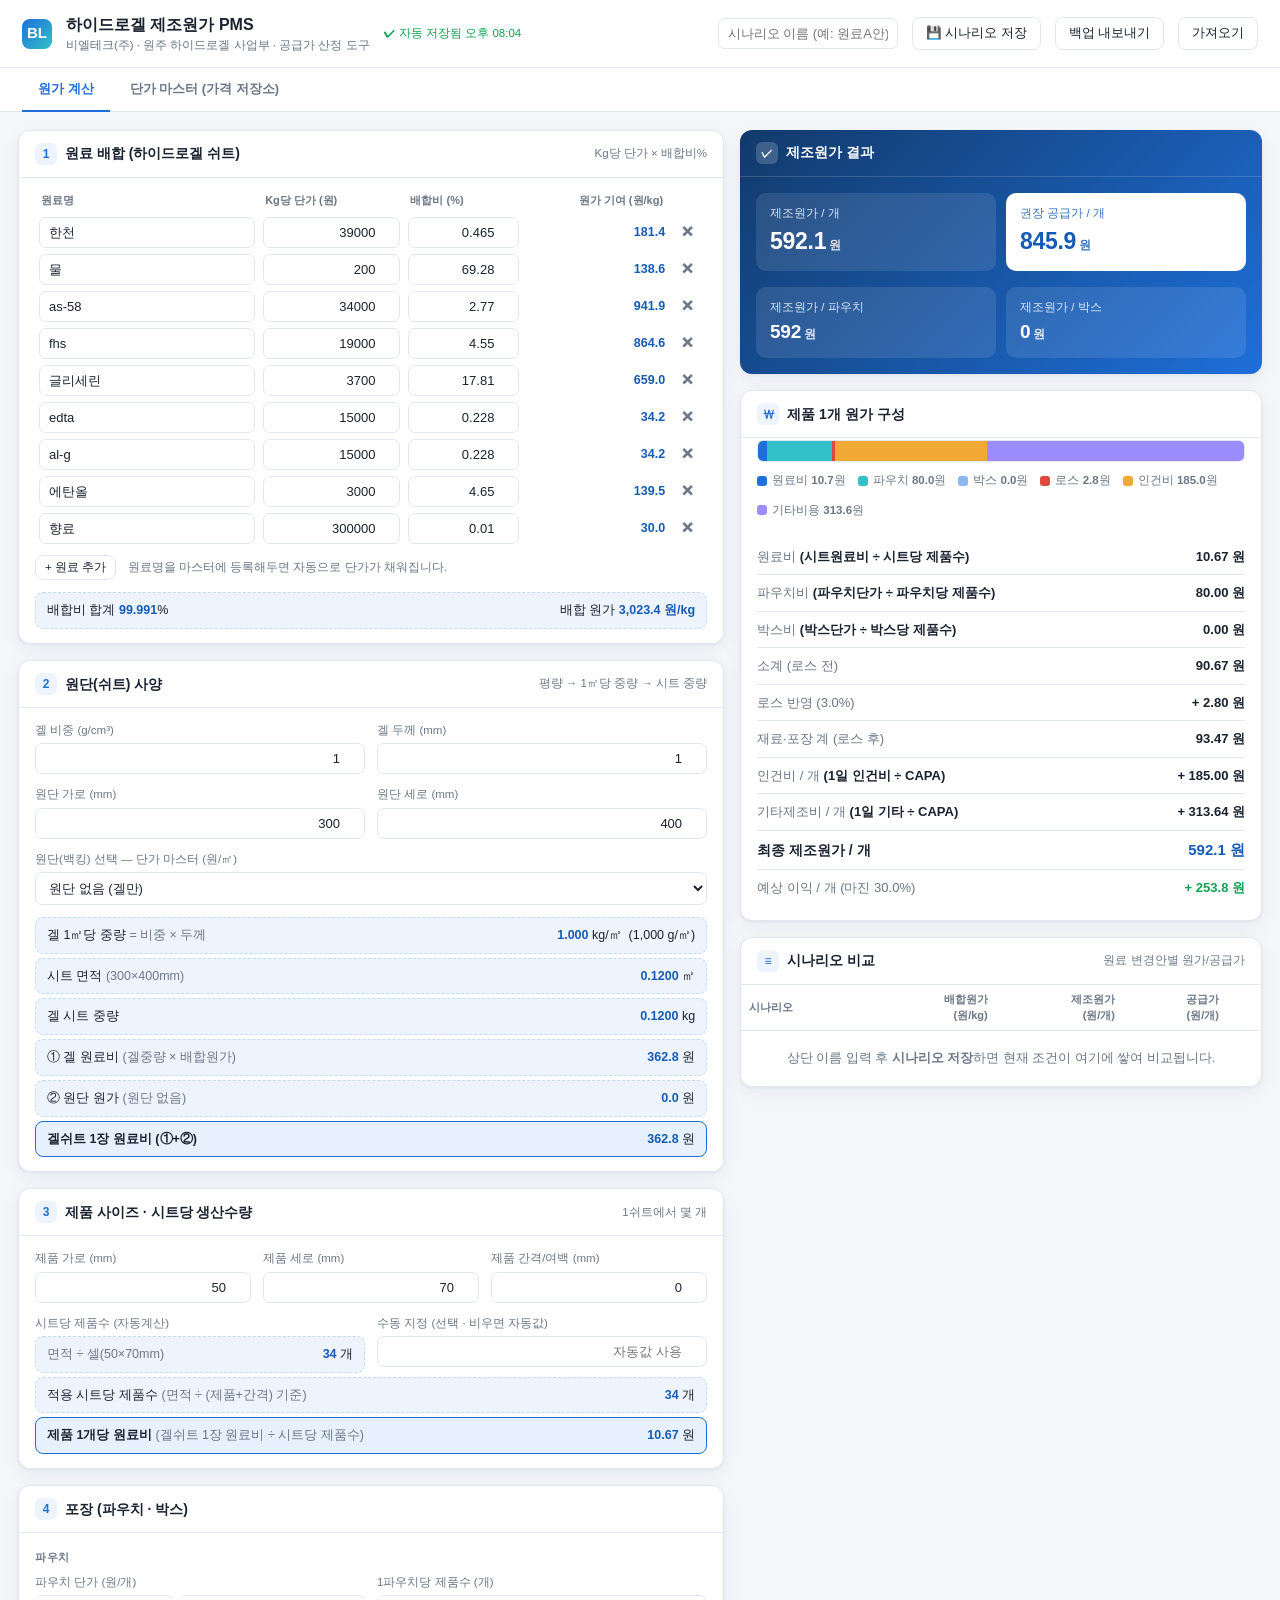
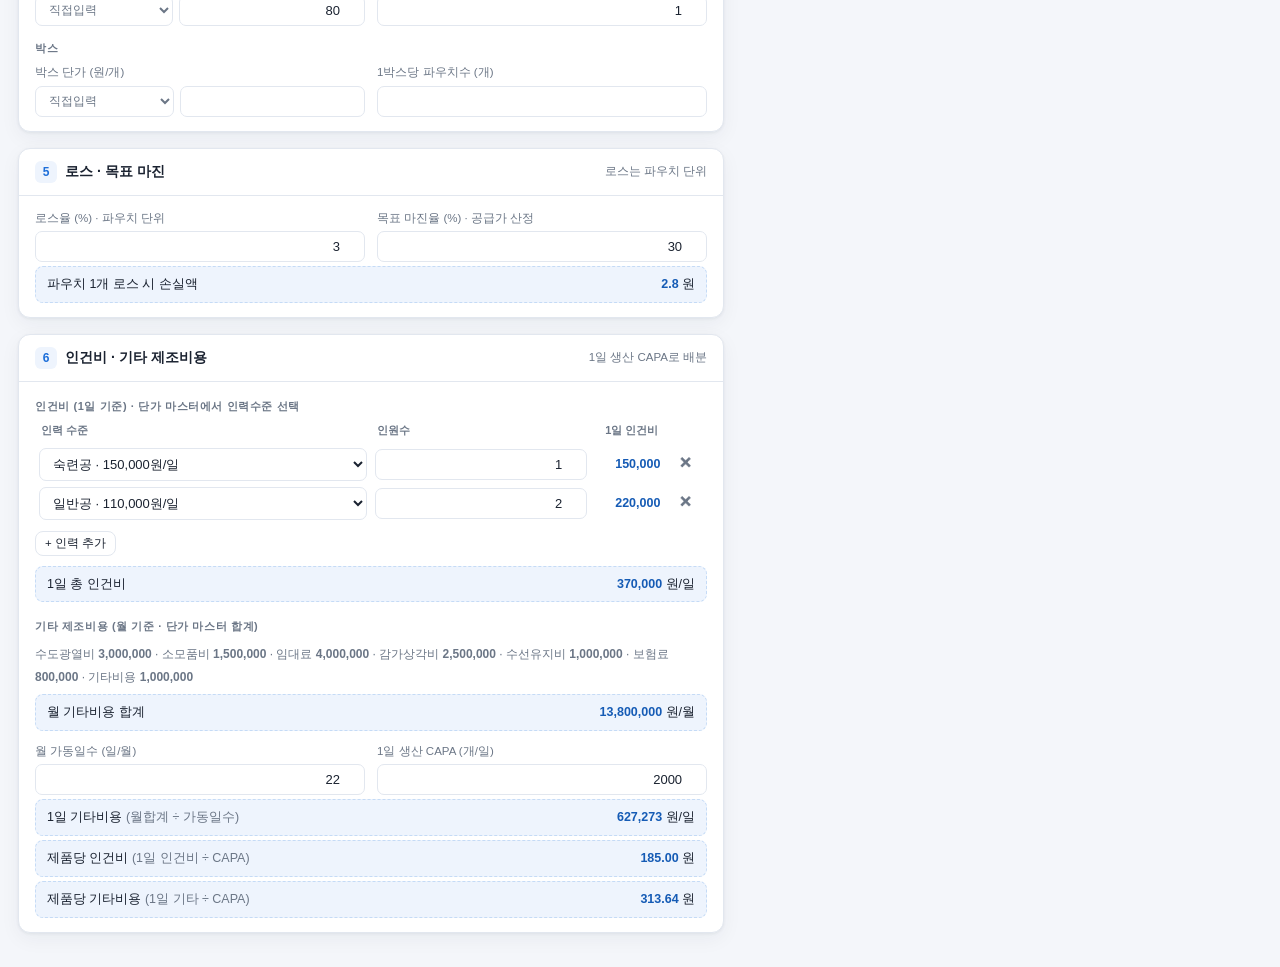
<file: 원가PMS/index.html>
<!DOCTYPE html>
<html lang="ko">
<head>
<meta charset="UTF-8">
<meta name="viewport" content="width=device-width, initial-scale=1.0">
<title>비엘테크 · 하이드로겔 제조원가 PMS</title>
<style>
  :root{
    --bg:#f4f6fa; --panel:#ffffff; --ink:#1a2230; --muted:#6b7686;
    --line:#e2e7ef; --brand:#1e6fd9; --brand-d:#155bb5; --soft:#eef4fd;
    --green:#12a150; --amber:#c67b00; --red:#e0483d;
    --shadow:0 1px 3px rgba(20,30,50,.06),0 6px 20px rgba(20,30,50,.05);
  }
  *{box-sizing:border-box;}
  body{margin:0;font-family:-apple-system,"Segoe UI","Malgun Gothic",sans-serif;
    background:var(--bg);color:var(--ink);font-size:13.5px;line-height:1.5;}
  header{display:flex;align-items:center;gap:14px;padding:13px 22px;background:var(--panel);
    border-bottom:1px solid var(--line);position:sticky;top:0;z-index:20;}
  header .brand{display:flex;flex-direction:column;}
  header h1{font-size:16px;margin:0;font-weight:700;}
  header .sub{font-size:11.5px;color:var(--muted);}
  header .logo{width:30px;height:30px;border-radius:8px;background:linear-gradient(135deg,#1e6fd9,#33c1c9);
    display:flex;align-items:center;justify-content:center;color:#fff;font-weight:800;font-size:15px;}
  .spacer{flex:1;}
  .btn{background:var(--panel);color:var(--ink);border:1px solid var(--line);border-radius:8px;
    padding:7px 13px;cursor:pointer;font-size:12.5px;transition:.15s;font-weight:500;}
  .btn:hover{border-color:var(--brand);color:var(--brand);}
  .btn.primary{background:var(--brand);border-color:var(--brand);color:#fff;}
  .btn.primary:hover{background:var(--brand-d);color:#fff;}
  .btn.sm{padding:4px 9px;font-size:11.5px;}
  .btn.danger:hover{border-color:var(--red);color:var(--red);}

  /* tabs */
  .tabbar{display:flex;gap:4px;padding:0 22px;background:var(--panel);border-bottom:1px solid var(--line);
    position:sticky;top:57px;z-index:19;}
  .tab{padding:11px 16px;font-size:13px;font-weight:600;color:var(--muted);cursor:pointer;
    border-bottom:2px solid transparent;margin-bottom:-1px;}
  .tab:hover{color:var(--ink);}
  .tab.active{color:var(--brand);border-bottom-color:var(--brand);}

  .wrap{max-width:1280px;margin:0 auto;padding:18px;display:grid;
    grid-template-columns:1.15fr .85fr;gap:16px;align-items:start;}
  @media(max-width:960px){.wrap{grid-template-columns:1fr;}}
  .wrap-single{max-width:1000px;margin:0 auto;padding:18px;}
  .view{display:none;}
  .view.active{display:block;}

  .card{background:var(--panel);border:1px solid var(--line);border-radius:12px;
    box-shadow:var(--shadow);margin-bottom:16px;overflow:hidden;}
  .card-h{display:flex;align-items:center;gap:8px;padding:12px 16px;border-bottom:1px solid var(--line);}
  .card-h .step{width:22px;height:22px;border-radius:6px;background:var(--soft);color:var(--brand);
    display:flex;align-items:center;justify-content:center;font-weight:700;font-size:12px;}
  .card-h h2{margin:0;font-size:14px;font-weight:700;}
  .card-h .note{font-size:11.5px;color:var(--muted);margin-left:auto;}
  .card-b{padding:14px 16px;}

  table{width:100%;border-collapse:collapse;}
  .mat-tbl th{font-size:11px;color:var(--muted);text-align:left;font-weight:600;padding:0 6px 6px;}
  .mat-tbl td{padding:3px 4px;}
  .mat-tbl input{width:100%;}
  .contrib{text-align:right;font-variant-numeric:tabular-nums;font-weight:600;color:var(--brand-d);
    font-size:12.5px;padding-right:6px;white-space:nowrap;}
  .contrib.big{color:var(--red);}
  input,select{border:1px solid var(--line);border-radius:7px;padding:7px 9px;font-size:13px;
    font-family:inherit;color:var(--ink);background:#fff;width:100%;}
  input:focus,select:focus{outline:none;border-color:var(--brand);box-shadow:0 0 0 3px var(--soft);}
  input.num{text-align:right;}
  .del-x{cursor:pointer;color:var(--muted);font-weight:700;padding:4px 8px;border-radius:6px;text-align:center;}
  .del-x:hover{background:#fdecea;color:var(--red);}

  .grid2{display:grid;grid-template-columns:1fr 1fr;gap:12px;}
  .grid3{display:grid;grid-template-columns:1fr 1fr 1fr;gap:12px;}
  .fld label{display:block;font-size:11.5px;color:var(--muted);margin-bottom:4px;font-weight:500;}
  .fld .pickwrap{display:flex;gap:6px;}
  .fld .pickwrap select{flex:0 0 auto;width:auto;max-width:150px;font-size:11.5px;color:var(--muted);}
  .derived{background:var(--soft);border:1px dashed #c5dbf6;border-radius:8px;padding:8px 11px;
    display:flex;justify-content:space-between;align-items:center;font-size:12.5px;margin-top:4px;}
  .derived b{font-weight:700;color:var(--brand-d);}

  .result-hero{background:linear-gradient(135deg,#123a6b,#1e6fd9);color:#fff;border:none;}
  .result-hero .card-h{border-color:rgba(255,255,255,.15);}
  .result-hero .card-h h2{color:#fff;}
  .result-hero .card-h .step{background:rgba(255,255,255,.18);color:#fff;}
  .hero-main{display:flex;gap:10px;padding:16px;flex-wrap:wrap;}
  .hero-box{flex:1;min-width:130px;background:rgba(255,255,255,.1);border-radius:10px;padding:12px 14px;}
  .hero-box .l{font-size:11.5px;opacity:.85;}
  .hero-box .v{font-size:23px;font-weight:800;margin-top:2px;letter-spacing:-.3px;}
  .hero-box .v small{font-size:12px;font-weight:600;opacity:.85;}
  .hero-box.accent{background:#fff;color:var(--brand-d);}

  .rows{padding:6px 16px 14px;}
  .rrow{display:flex;justify-content:space-between;align-items:center;padding:8px 0;border-bottom:1px solid var(--line);font-size:13px;}
  .rrow:last-child{border-bottom:none;}
  .rrow .k{color:var(--muted);}
  .rrow .k b{color:var(--ink);font-weight:600;}
  .rrow .v{font-weight:700;font-variant-numeric:tabular-nums;}
  .rrow.total{font-size:14px;}
  .rrow.total .v{color:var(--brand-d);font-size:15px;}

  .bar{display:flex;height:22px;border-radius:6px;overflow:hidden;margin:2px 16px 10px;border:1px solid var(--line);}
  .bar span{height:100%;font-size:0;}
  .legend{display:flex;flex-wrap:wrap;gap:12px;padding:0 16px 14px;font-size:11.5px;color:var(--muted);}
  .legend i{display:inline-block;width:10px;height:10px;border-radius:3px;margin-right:5px;vertical-align:middle;}

  .warn{color:var(--red);font-size:11.5px;margin-top:6px;}
  .ok{color:var(--green);}
  .muted{color:var(--muted);}
  .hgroup{font-size:11px;text-transform:uppercase;letter-spacing:.6px;color:var(--muted);margin:2px 0 8px;font-weight:700;}

  .scn-tbl{width:100%;border-collapse:collapse;font-size:12.5px;}
  .scn-tbl th{text-align:left;color:var(--muted);font-weight:600;font-size:11px;padding:6px 8px;border-bottom:1px solid var(--line);}
  .scn-tbl td{padding:7px 8px;border-bottom:1px solid var(--line);font-variant-numeric:tabular-nums;}
  .scn-tbl tr:hover td{background:var(--soft);}
  .scn-name{font-weight:600;cursor:pointer;}
  .scn-name:hover{color:var(--brand);}
  .pill{font-size:11px;padding:2px 8px;border-radius:20px;background:var(--soft);color:var(--brand-d);font-weight:600;}
  .empty{color:var(--muted);text-align:center;padding:18px;font-size:12.5px;}
  .addrow{margin-top:8px;}
  .savehint{font-size:11.5px;color:var(--green);display:flex;align-items:center;gap:5px;}
</style>
</head>
<body>
<header>
  <div class="logo">BL</div>
  <div class="brand">
    <h1>하이드로겔 제조원가 PMS</h1>
    <div class="sub">비엘테크(주) · 원주 하이드로겔 사업부 · 공급가 산정 도구</div>
  </div>
  <span id="saveStatus" class="savehint" style="margin-right:6px"></span>
  <div class="spacer"></div>
  <input type="text" id="scnName" placeholder="시나리오 이름 (예: 원료A안)" style="width:180px">
  <button class="btn" onclick="saveScenario()">💾 시나리오 저장</button>
  <button class="btn" onclick="exportData()">백업 내보내기</button>
  <button class="btn" onclick="document.getElementById('imp').click()">가져오기</button>
  <input type="file" id="imp" accept=".json" style="display:none" onchange="importData(event)">
</header>

<div class="tabbar">
  <div class="tab active" id="tab-calc" onclick="showTab('calc')">원가 계산</div>
  <div class="tab" id="tab-master" onclick="showTab('master')">단가 마스터 (가격 저장소)</div>
</div>

<!-- ============ VIEW: 원가 계산 ============ -->
<div class="view active" id="view-calc">
<div class="wrap">
  <!-- LEFT: inputs -->
  <div>
    <div class="card">
      <div class="card-h"><span class="step">1</span><h2>원료 배합 (하이드로겔 쉬트)</h2>
        <span class="note">Kg당 단가 × 배합비%</span></div>
      <div class="card-b">
        <table class="mat-tbl">
          <thead><tr>
            <th style="width:34%">원료명</th><th style="width:22%">Kg당 단가 (원)</th>
            <th style="width:18%">배합비 (%)</th><th style="width:22%;text-align:right">원가 기여 (원/kg)</th><th></th>
          </tr></thead>
          <tbody id="matBody"></tbody>
        </table>
        <datalist id="matMasterList"></datalist>
        <button class="btn sm addrow" onclick="addMat()">+ 원료 추가</button>
        <span class="muted" style="font-size:11.5px;margin-left:8px">원료명을 마스터에 등록해두면 자동으로 단가가 채워집니다.</span>
        <div class="derived" style="margin-top:12px">
          <span>배합비 합계 <b id="pctSum">0</b>%</span>
          <span>배합 원가 <b><span id="blendCost">0</span> 원/kg</b></span>
        </div>
        <div id="pctWarn" class="warn" style="display:none">⚠ 배합비 합계가 100%가 아닙니다 — 합계 기준으로 가중평균해 계산합니다.</div>
      </div>
    </div>

    <div class="card">
      <div class="card-h"><span class="step">2</span><h2>원단(쉬트) 사양</h2>
        <span class="note">평량 → 1㎡당 중량 → 시트 중량</span></div>
      <div class="card-b">
        <div class="grid2">
          <div class="fld"><label>겔 비중 (g/cm³)</label><input class="num" id="gelDensity" type="number" step="0.01"></div>
          <div class="fld"><label>겔 두께 (mm)</label><input class="num" id="gelThk" type="number" step="0.01"></div>
        </div>
        <div class="grid2" style="margin-top:12px">
          <div class="fld"><label>원단 가로 (mm)</label><input class="num" id="sheetW" type="number" step="1"></div>
          <div class="fld"><label>원단 세로 (mm)</label><input class="num" id="sheetH" type="number" step="1"></div>
        </div>
        <div class="fld" style="margin-top:12px">
          <label>원단(백킹) 선택 — 단가 마스터 (원/㎡)</label>
          <select id="fabricPick" onchange="calc()">
            <option value="">원단 없음 (겔만)</option>
          </select>
        </div>
        <div class="derived" style="margin-top:12px"><span>겔 1㎡당 중량 <span class="muted">= 비중 × 두께</span></span><span><b id="kgPerM2">0</b> kg/㎡ &nbsp;(<span id="gPerM2">0</span> g/㎡)</span></div>
        <div class="derived"><span>시트 면적 <span class="muted" id="areaTxt"></span></span><span><b id="sheetArea">0</b> ㎡</span></div>
        <div class="derived"><span>겔 시트 중량</span><span><b id="sheetKg">0</b> kg</span></div>
        <div class="derived"><span>① 겔 원료비 <span class="muted">(겔중량 × 배합원가)</span></span><span><b id="gelCost">0</b> 원</span></div>
        <div class="derived"><span>② 원단 원가 <span class="muted" id="fabSrc"></span></span><span><b id="fabCost">0</b> 원</span></div>
        <div class="derived" style="border:1px solid var(--brand);background:#e7f0fd"><span><b style="color:var(--ink)">겔쉬트 1장 원료비 (①+②)</b></span><span><b id="sheetMatCost">0</b> 원</span></div>
      </div>
    </div>

    <div class="card">
      <div class="card-h"><span class="step">3</span><h2>제품 사이즈 · 시트당 생산수량</h2>
        <span class="note">1쉬트에서 몇 개</span></div>
      <div class="card-b">
        <div class="grid3">
          <div class="fld"><label>제품 가로 (mm)</label><input class="num" id="prodW" type="number" step="1"></div>
          <div class="fld"><label>제품 세로 (mm)</label><input class="num" id="prodH" type="number" step="1"></div>
          <div class="fld"><label>제품 간격/여백 (mm)</label><input class="num" id="gap" type="number" step="0.5"></div>
        </div>
        <div class="grid2" style="margin-top:12px">
          <div class="fld">
            <label>시트당 제품수 (자동계산)</label>
            <div class="derived" style="margin:0"><span id="autoLayout" class="muted"></span><span><b id="perSheetAuto">0</b> 개</span></div>
          </div>
          <div class="fld">
            <label>수동 지정 (선택 · 비우면 자동값)</label>
            <input class="num" id="perSheetManual" type="number" step="1" placeholder="자동값 사용">
          </div>
        </div>
        <div class="derived"><span>적용 시트당 제품수 <span class="muted">(면적 ÷ (제품+간격) 기준)</span></span><span><b id="perSheetUsed">0</b> 개</span></div>
        <div class="derived" style="border:1px solid var(--brand);background:#e7f0fd">
          <span><b style="color:var(--ink)">제품 1개당 원료비</b> <span class="muted">(겔쉬트 1장 원료비 ÷ 시트당 제품수)</span></span>
          <span><b id="unitMatCostBox">0</b> 원</span>
        </div>
      </div>
    </div>

    <div class="card">
      <div class="card-h"><span class="step">4</span><h2>포장 (파우치 · 박스)</h2></div>
      <div class="card-b">
        <div class="hgroup">파우치</div>
        <div class="grid2">
          <div class="fld"><label>파우치 단가 (원/개)</label>
            <div class="pickwrap">
              <select id="pouchPick" onchange="pickPrice('pouch',this.value)"><option value="">직접입력</option></select>
              <input class="num" id="pouchPrice" type="number" step="1">
            </div>
          </div>
          <div class="fld"><label>1파우치당 제품수 (개)</label><input class="num" id="prodPerPouch" type="number" step="1"></div>
        </div>
        <div class="hgroup" style="margin-top:14px">박스</div>
        <div class="grid2">
          <div class="fld"><label>박스 단가 (원/개)</label>
            <div class="pickwrap">
              <select id="boxPick" onchange="pickPrice('box',this.value)"><option value="">직접입력</option></select>
              <input class="num" id="boxPrice" type="number" step="1">
            </div>
          </div>
          <div class="fld"><label>1박스당 파우치수 (개)</label><input class="num" id="pouchPerBox" type="number" step="1"></div>
        </div>
      </div>
    </div>

    <div class="card">
      <div class="card-h"><span class="step">5</span><h2>로스 · 목표 마진</h2>
        <span class="note">로스는 파우치 단위</span></div>
      <div class="card-b">
        <div class="grid2">
          <div class="fld"><label>로스율 (%) · 파우치 단위</label><input class="num" id="lossPct" type="number" step="0.1"></div>
          <div class="fld"><label>목표 마진율 (%) · 공급가 산정</label><input class="num" id="marginPct" type="number" step="0.5"></div>
        </div>
        <div class="derived"><span>파우치 1개 로스 시 손실액</span><span><b id="lossPerPouch">0</b> 원</span></div>
      </div>
    </div>

    <div class="card">
      <div class="card-h"><span class="step">6</span><h2>인건비 · 기타 제조비용</h2>
        <span class="note">1일 생산 CAPA로 배분</span></div>
      <div class="card-b">
        <div class="hgroup">인건비 (1일 기준) · 단가 마스터에서 인력수준 선택</div>
        <table class="mat-tbl">
          <thead><tr><th style="width:50%">인력 수준</th><th>인원수</th><th style="text-align:right">1일 인건비</th><th></th></tr></thead>
          <tbody id="laborBody"></tbody>
        </table>
        <button class="btn sm addrow" onclick="addLabor()">+ 인력 추가</button>
        <div class="derived" style="margin-top:10px"><span>1일 총 인건비</span><span><b id="dailyLabor">0</b> 원/일</span></div>

        <div class="hgroup" style="margin-top:16px">기타 제조비용 (월 기준 · 단가 마스터 합계)</div>
        <div id="ohList" class="muted" style="font-size:12px;line-height:1.9"></div>
        <div class="derived" style="margin-top:6px"><span>월 기타비용 합계</span><span><b id="monthlyOH">0</b> 원/월</span></div>

        <div class="grid2" style="margin-top:12px">
          <div class="fld"><label>월 가동일수 (일/월)</label><input class="num" id="opDays" type="number" step="1"></div>
          <div class="fld"><label>1일 생산 CAPA (개/일)</label><input class="num" id="capa" type="number" step="1"></div>
        </div>
        <div class="derived"><span>1일 기타비용 <span class="muted">(월합계 ÷ 가동일수)</span></span><span><b id="dailyOH">0</b> 원/일</span></div>
        <div class="derived"><span>제품당 인건비 <span class="muted">(1일 인건비 ÷ CAPA)</span></span><span><b id="laborUnit">0</b> 원</span></div>
        <div class="derived"><span>제품당 기타비용 <span class="muted">(1일 기타 ÷ CAPA)</span></span><span><b id="ohUnit">0</b> 원</span></div>
      </div>
    </div>
  </div>

  <!-- RIGHT: results -->
  <div>
    <div class="card result-hero">
      <div class="card-h"><span class="step">✓</span><h2>제조원가 결과</h2></div>
      <div class="hero-main">
        <div class="hero-box"><div class="l">제조원가 / 개</div><div class="v"><span id="rCostUnit">0</span><small> 원</small></div></div>
        <div class="hero-box accent"><div class="l">권장 공급가 / 개</div><div class="v"><span id="rSupply">0</span><small> 원</small></div></div>
      </div>
      <div class="hero-main" style="padding-top:0">
        <div class="hero-box"><div class="l">제조원가 / 파우치</div><div class="v" style="font-size:19px"><span id="rCostPouch">0</span><small> 원</small></div></div>
        <div class="hero-box"><div class="l">제조원가 / 박스</div><div class="v" style="font-size:19px"><span id="rCostBox">0</span><small> 원</small></div></div>
      </div>
    </div>

    <div class="card">
      <div class="card-h"><span class="step">₩</span><h2>제품 1개 원가 구성</h2></div>
      <div class="bar" id="costBar"></div>
      <div class="legend">
        <span><i style="background:#1e6fd9"></i>원료비 <b id="lgMat">0</b>원</span>
        <span><i style="background:#33c1c9"></i>파우치 <b id="lgPouch">0</b>원</span>
        <span><i style="background:#8bb8f0"></i>박스 <b id="lgBox">0</b>원</span>
        <span><i style="background:#e0483d"></i>로스 <b id="lgLoss">0</b>원</span>
        <span><i style="background:#f0a935"></i>인건비 <b id="lgLabor">0</b>원</span>
        <span><i style="background:#9b8cff"></i>기타비용 <b id="lgOH">0</b>원</span>
      </div>
      <div class="rows">
        <div class="rrow"><span class="k">원료비 <b>(시트원료비 ÷ 시트당 제품수)</b></span><span class="v"><span id="rMat">0</span> 원</span></div>
        <div class="rrow"><span class="k">파우치비 <b>(파우치단가 ÷ 파우치당 제품수)</b></span><span class="v"><span id="rPouch">0</span> 원</span></div>
        <div class="rrow"><span class="k">박스비 <b>(박스단가 ÷ 박스당 제품수)</b></span><span class="v"><span id="rBox">0</span> 원</span></div>
        <div class="rrow"><span class="k">소계 (로스 전)</span><span class="v"><span id="rSub">0</span> 원</span></div>
        <div class="rrow"><span class="k">로스 반영 (<span id="rLossPct">0</span>%)</span><span class="v">+ <span id="rLoss">0</span> 원</span></div>
        <div class="rrow"><span class="k">재료·포장 계 (로스 후)</span><span class="v"><span id="rSubLoss">0</span> 원</span></div>
        <div class="rrow"><span class="k">인건비 / 개 <b>(1일 인건비 ÷ CAPA)</b></span><span class="v">+ <span id="rLabor">0</span> 원</span></div>
        <div class="rrow"><span class="k">기타제조비 / 개 <b>(1일 기타 ÷ CAPA)</b></span><span class="v">+ <span id="rOH">0</span> 원</span></div>
        <div class="rrow total"><span class="k"><b>최종 제조원가 / 개</b></span><span class="v"><span id="rTotal">0</span> 원</span></div>
        <div class="rrow"><span class="k">예상 이익 / 개 (마진 <span id="rMarginPct">0</span>%)</span><span class="v ok">+ <span id="rProfit">0</span> 원</span></div>
      </div>
    </div>

    <div class="card">
      <div class="card-h"><span class="step">≡</span><h2>시나리오 비교</h2>
        <span class="note">원료 변경안별 원가/공급가</span></div>
      <div class="card-b" style="padding:0">
        <table class="scn-tbl">
          <thead><tr><th>시나리오</th><th style="text-align:right">배합원가<br>(원/kg)</th><th style="text-align:right">제조원가<br>(원/개)</th><th style="text-align:right">공급가<br>(원/개)</th><th></th></tr></thead>
          <tbody id="scnBody"></tbody>
        </table>
        <div id="scnEmpty" class="empty">상단 이름 입력 후 <b>시나리오 저장</b>하면 현재 조건이 여기에 쌓여 비교됩니다.</div>
      </div>
    </div>
  </div>
</div>
</div>

<!-- ============ VIEW: 단가 마스터 ============ -->
<div class="view" id="view-master">
<div class="wrap-single">
  <div class="card">
    <div class="card-h"><span class="step">💾</span><h2>단가 마스터 — 가격을 한 번 등록해 두면 계산에 불러 씁니다</h2>
      <span class="note savehint">✔ 자동 저장됨</span></div>
    <div class="card-b">
      <span class="muted" style="font-size:12px">여기서 등록한 단가는 브라우저에 저장되어, 원가 계산 화면의 원료명·파우치·박스 선택에 자동으로 연결됩니다.</span>
    </div>
  </div>

  <div class="grid2">
    <div class="card">
      <div class="card-h"><h2>① 원료 단가 (원/kg)</h2></div>
      <div class="card-b">
        <table class="mat-tbl"><thead><tr><th style="width:58%">원료명</th><th>단가(원/kg)</th><th></th></tr></thead>
          <tbody id="mMaterial"></tbody></table>
        <button class="btn sm addrow" onclick="addPM('material')">+ 원료 단가 추가</button>
      </div>
    </div>
    <div class="card">
      <div class="card-h"><h2>② 원단 단가 (원/㎡)</h2></div>
      <div class="card-b">
        <table class="mat-tbl"><thead><tr><th style="width:62%">품목명</th><th>단가(원/㎡)</th><th></th></tr></thead>
          <tbody id="mFabric"></tbody></table>
        <button class="btn sm addrow" onclick="addPM('fabric')">+ 원단 단가 추가</button>
      </div>
    </div>
    <div class="card">
      <div class="card-h"><h2>③ 파우치 단가 (원/개)</h2></div>
      <div class="card-b">
        <table class="mat-tbl"><thead><tr><th style="width:58%">품목명</th><th>단가(원/개)</th><th></th></tr></thead>
          <tbody id="mPouch"></tbody></table>
        <button class="btn sm addrow" onclick="addPM('pouch')">+ 파우치 단가 추가</button>
      </div>
    </div>
    <div class="card">
      <div class="card-h"><h2>④ 박스 단가 (원/개)</h2></div>
      <div class="card-b">
        <table class="mat-tbl"><thead><tr><th style="width:58%">품목명</th><th>단가(원/개)</th><th></th></tr></thead>
          <tbody id="mBox"></tbody></table>
        <button class="btn sm addrow" onclick="addPM('box')">+ 박스 단가 추가</button>
      </div>
    </div>
    <div class="card">
      <div class="card-h"><h2>⑤ 인건비 (인력수준 · 일당)</h2></div>
      <div class="card-b">
        <table class="mat-tbl"><thead><tr><th style="width:58%">인력 수준</th><th>일당(원/인·일)</th><th></th></tr></thead>
          <tbody id="mLabor"></tbody></table>
        <button class="btn sm addrow" onclick="addPM('labor')">+ 인력 수준 추가</button>
      </div>
    </div>
    <div class="card">
      <div class="card-h"><h2>⑥ 기타 제조비용 (월 비용)</h2></div>
      <div class="card-b">
        <table class="mat-tbl"><thead><tr><th style="width:58%">항목</th><th>월 비용(원/월)</th><th></th></tr></thead>
          <tbody id="mOverhead"></tbody></table>
        <button class="btn sm addrow" onclick="addPM('overhead')">+ 기타비용 항목 추가</button>
      </div>
    </div>
  </div>
</div>
</div>

<script>
const KEY='bltech_hydrogel_pms_v2';
let materials=[];
let scenarios=[];
let master={material:[],fabric:[],pouch:[],box:[],labor:[],overhead:[]};
let laborLines=[];

const INP_IDS=['fabricPick','gelDensity','gelThk','sheetW','sheetH','prodW','prodH','gap','perSheetManual','pouchPrice','prodPerPouch','boxPrice','pouchPerBox','lossPct','marginPct','opDays','capa'];
let _savedInp=null;
const defaults={gelDensity:1.0,gelThk:1.0,sheetW:300,sheetH:400,prodW:50,prodH:70,gap:0,perSheetManual:'',
  pouchPrice:80,prodPerPouch:1,boxPrice:500,pouchPerBox:100,lossPct:3,marginPct:30,opDays:22,capa:2000};
const DEF_LABOR=[{name:'숙련공',price:150000},{name:'일반공',price:110000},{name:'보조',price:90000}];
const DEF_OVERHEAD=[{name:'수도광열비',price:3000000},{name:'소모품비',price:1500000},{name:'임대료',price:4000000},{name:'감가상각비',price:2500000},{name:'수선유지비',price:1000000},{name:'보험료',price:800000},{name:'기타비용',price:1000000}];
const DEF_LABORLINES=[{level:'숙련공',count:1},{level:'일반공',count:2}];

function seed(){
  materials=[
    {name:'한천', price:39000, pct:0.465},
    {name:'물', price:200, pct:69.28},
    {name:'as-58', price:34000, pct:2.77},
    {name:'fhs', price:19000, pct:4.55},
    {name:'글리세린', price:3700, pct:17.81},
    {name:'edta', price:15000, pct:0.228},
    {name:'al-g', price:15000, pct:0.228},
    {name:'에탄올', price:3000, pct:4.65},
    {name:'향료', price:300000, pct:0.01},
  ];
  Object.entries(defaults).forEach(([k,v])=>{const el=document.getElementById(k); if(el) el.value=v;});
  master={
    material:materials.map(m=>({name:m.name,price:m.price})),
    fabric:[{name:'외부구매 원단(예시)',price:5000}],
    pouch:[{name:'표준 파우치',price:80}],
    box:[{name:'표준 박스',price:500}],
    labor:JSON.parse(JSON.stringify(DEF_LABOR)),
    overhead:JSON.parse(JSON.stringify(DEF_OVERHEAD))
  };
  laborLines=JSON.parse(JSON.stringify(DEF_LABORLINES));
}

/* ---------- state ---------- */
function collect(){
  const inp={};
  INP_IDS.forEach(id=>inp[id]=document.getElementById(id).value);
  return {materials:JSON.parse(JSON.stringify(materials)), laborLines:JSON.parse(JSON.stringify(laborLines)), inp};
}
function applyState(s){
  if(s.materials) materials=s.materials;
  if(s.laborLines) laborLines=s.laborLines;
  if(s.inp) Object.entries(s.inp).forEach(([k,v])=>{const el=document.getElementById(k); if(el) el.value=v;});
}
function persist(){
  const s=document.getElementById('saveStatus');
  try{
    localStorage.setItem(KEY, JSON.stringify({current:collect(), scenarios, master}));
    if(s){ const d=new Date();
      s.textContent='✔ 자동 저장됨 '+d.toLocaleTimeString('ko-KR',{hour:'2-digit',minute:'2-digit'});
      s.style.color='var(--green)'; }
  }catch(e){
    if(s){ s.textContent='⚠ 저장 실패 — [백업 내보내기]로 파일 저장하세요'; s.style.color='var(--red)'; }
  }
}
function load(){
  const raw=localStorage.getItem(KEY);
  if(!raw) return false;
  try{
    const d=JSON.parse(raw);
    scenarios=d.scenarios||[];
    if(d.master) master=Object.assign({material:[],fabric:[],pouch:[],box:[],labor:[],overhead:[]}, d.master);
    if(d.current){ applyState(d.current); _savedInp=d.current.inp; }
    if(!d.master && d.current){ // build master from current if absent
      master.material=(d.current.materials||[]).map(m=>({name:m.name,price:m.price}));
      master.pouch=[{name:'표준 파우치',price:+d.current.inp.pouchPrice||0}];
      master.box=[{name:'표준 박스',price:+d.current.inp.boxPrice||0}];
    }
    // 기존 데이터에 인건비·기타비용이 없으면 예시값으로 채움
    if(!master.labor || !master.labor.length) master.labor=JSON.parse(JSON.stringify(DEF_LABOR));
    if(!master.overhead || !master.overhead.length) master.overhead=JSON.parse(JSON.stringify(DEF_OVERHEAD));
    if(!laborLines || !laborLines.length) laborLines=JSON.parse(JSON.stringify(DEF_LABORLINES));
    return true;
  }catch(e){ return false; }
}

/* ---------- blend table ---------- */
function renderMats(){
  const tb=document.getElementById('matBody');
  tb.innerHTML=materials.map((m,i)=>`
    <tr>
      <td><input list="matMasterList" value="${escAttr(m.name)}" oninput="updMat(${i},'name',this.value)" onchange="autofillMat(${i})"></td>
      <td><input class="num" type="number" step="1" value="${m.price}" oninput="updMat(${i},'price',this.value)"></td>
      <td><input class="num" type="number" step="0.001" value="${m.pct}" oninput="updMat(${i},'pct',this.value)"></td>
      <td class="contrib" id="contrib-${i}">0</td>
      <td><div class="del-x" onclick="delMat(${i})">✕</div></td>
    </tr>`).join('');
}
function addMat(){ materials.push({name:'',price:0,pct:0}); renderMats(); calc(); }
function delMat(i){ materials.splice(i,1); renderMats(); calc(); }
function updMat(i,f,v){ materials[i][f]= f==='name'?v:parseFloat(v)||0; calc(); }
function autofillMat(i){
  const hit=master.material.find(x=>x.name && x.name===materials[i].name);
  if(hit){ materials[i].price=hit.price; renderMats(); calc(); }
}

/* ---------- price master ---------- */
function renderMaster(){
  renderPM('material','mMaterial',false);
  renderPM('fabric','mFabric',false);
  renderPM('pouch','mPouch',false);
  renderPM('box','mBox',false);
  renderPM('labor','mLabor',false);
  renderPM('overhead','mOverhead',false);
  refreshLinks();
}
function refreshLinks(){
  // datalist for blend material names
  document.getElementById('matMasterList').innerHTML=
    master.material.map(m=>`<option value="${escAttr(m.name)}">${fmt(m.price,0)}원/kg</option>`).join('');
  // pickers (원단/파우치/박스)
  fillPicker('fabricPick','fabric','원단 없음 (겔만)');
  fillPicker('pouchPick','pouch');
  fillPicker('boxPick','box');
  // 인건비 라인 선택지 + 기타비용 목록
  renderLabor();
  const oh=document.getElementById('ohList');
  if(oh) oh.innerHTML = master.overhead.length
    ? master.overhead.map(o=>`${esc(o.name||'(항목)')} <b>${fmt(o.price,0)}</b>`).join('  ·  ')
    : '(등록된 기타비용 없음 — 단가 마스터에서 추가)';
}

/* ---------- 인건비 라인 (원가계산 6번) ---------- */
function renderLabor(){
  const tb=document.getElementById('laborBody'); if(!tb) return;
  const opts=master.labor.map(l=>`<option value="${escAttr(l.name)}">${esc(l.name)} · ${fmt(l.price,0)}원/일</option>`).join('');
  tb.innerHTML=laborLines.map((ln,i)=>`
    <tr>
      <td><select onchange="updLabor(${i},'level',this.value)"><option value="">인력 선택</option>${opts}</select></td>
      <td><input class="num" type="number" step="1" value="${ln.count}" oninput="updLabor(${i},'count',this.value)"></td>
      <td class="contrib" id="laborSub-${i}">0</td>
      <td><div class="del-x" onclick="delLabor(${i})">✕</div></td>
    </tr>`).join('');
  laborLines.forEach((ln,i)=>{ const s=tb.querySelectorAll('select')[i]; if(s) s.value=ln.level||''; });
}
function addLabor(){ laborLines.push({level:'',count:1}); renderLabor(); calc(); }
function delLabor(i){ laborLines.splice(i,1); renderLabor(); calc(); }
function updLabor(i,f,v){ laborLines[i][f]= f==='count'?(parseFloat(v)||0):v; calc(); }
function renderPM(cat,tbid,hasUnit){
  const tb=document.getElementById(tbid);
  tb.innerHTML=master[cat].map((r,i)=>`
    <tr>
      <td><input value="${escAttr(r.name)}" oninput="updPM('${cat}',${i},'name',this.value)"></td>
      <td><input class="num" type="number" step="1" value="${r.price}" oninput="updPM('${cat}',${i},'price',this.value)"></td>
      ${hasUnit?`<td><input value="${escAttr(r.unit||'')}" oninput="updPM('${cat}',${i},'unit',this.value)"></td>`:''}
      <td><div class="del-x" onclick="delPM('${cat}',${i})">✕</div></td>
    </tr>`).join('');
}
function addPM(cat){ master[cat].push({name:'',price:0}); renderMaster(); persist(); }
function delPM(cat,i){ master[cat].splice(i,1); renderMaster(); persist(); }
function updPM(cat,i,f,v){ master[cat][i][f]= f==='price'?(parseFloat(v)||0):v; refreshLinks(); calc(); persist(); }
function fillPicker(selId,cat,emptyLabel){
  const sel=document.getElementById(selId);
  const cur=sel.value;
  sel.innerHTML='<option value="">'+(emptyLabel||'직접입력')+'</option>'+
    master[cat].map((r,i)=>`<option value="${i}">${escAttr(r.name||'(무명)')} · ${fmt(r.price,0)}원</option>`).join('');
  sel.value=cur;
}
function pickPrice(cat,idx){
  if(idx===''){ return; }
  const r=master[cat][+idx]; if(!r) return;
  document.getElementById(cat==='pouch'?'pouchPrice':'boxPrice').value=r.price;
  calc();
}

/* ---------- calc ---------- */
function num(id){ return parseFloat(document.getElementById(id).value)||0; }
function calc(){
  const pctSum=materials.reduce((s,m)=>s+(m.pct||0),0);
  const blend= pctSum>0 ? materials.reduce((s,m)=>s+m.price*m.pct,0)/pctSum : 0;
  document.getElementById('pctSum').textContent=fmt(pctSum,3);
  document.getElementById('blendCost').textContent=fmt(blend,1);
  document.getElementById('pctWarn').style.display=(pctSum>0 && Math.abs(pctSum-100)>0.01)?'block':'none';
  // per-material contribution
  materials.forEach((m,i)=>{
    const cell=document.getElementById('contrib-'+i); if(!cell) return;
    const c= pctSum>0 ? m.price*m.pct/pctSum : 0;
    cell.textContent=fmt(c,1);
    cell.classList.toggle('big', blend>0 && c/blend>0.35);
  });

  const dens=num('gelDensity'), thk=num('gelThk'), sW=num('sheetW'), sH=num('sheetH');
  const kgPerM2=dens*thk, gsm=kgPerM2*1000;      // 겔 1㎡당 중량 = 비중 × 두께
  const area=(sW/1000)*(sH/1000);
  const gelKg=kgPerM2*area;                       // 겔 시트 중량
  const gelCost=gelKg*blend;                      // ① 겔 원료비
  const fabSel=document.getElementById('fabricPick').value;
  let fabPrice=0, fabSrc='(원단 없음)';
  if(fabSel!=='' && master.fabric[+fabSel]){
    fabPrice=master.fabric[+fabSel].price;
    fabSrc=`(${fmt(fabPrice,0)}원/㎡ × ${fmt(area,4)}㎡)`;
  }
  const fabCost=fabPrice*area;                    // ② 원단 원가
  const sheetMat=gelCost+fabCost;                 // 겔쉬트 1장 원료비 = ① + ②
  set('kgPerM2',fmt(kgPerM2,3)); set('gPerM2',fmt(gsm,0)); set('sheetArea',fmt(area,4));
  document.getElementById('areaTxt').textContent=`(${fmt(sW,0)}×${fmt(sH,0)}mm)`;
  set('sheetKg',fmt(gelKg,4)); set('gelCost',fmt(gelCost,1)); set('fabCost',fmt(fabCost,1));
  document.getElementById('fabSrc').textContent=fabSrc;
  set('sheetMatCost',fmt(sheetMat,1));

  const pW=num('prodW'), pH=num('prodH'), gap=num('gap');
  const cellW=pW+gap, cellH=pH+gap, cellArea=cellW*cellH;   // 제품셀 = 제품 + 간격
  const auto = cellArea>0 ? Math.floor((sW*sH)/cellArea) : 0; // 이론 최대치 = 시트면적 ÷ 셀면적
  set('perSheetAuto',fmt(auto,0));
  document.getElementById('autoLayout').textContent=cellArea>0?`면적 ÷ 셀(${fmt(cellW,0)}×${fmt(cellH,0)}mm)`:'';
  const manual=document.getElementById('perSheetManual').value;
  const perSheet=(manual!=='' && +manual>0)? +manual : auto;

  const matUnit = perSheet>0 ? sheetMat/perSheet : 0;
  set('perSheetUsed',fmt(perSheet,0));
  set('unitMatCostBox',fmt(matUnit,2));
  const ppp=num('prodPerPouch'), ppb=num('pouchPerBox');
  const pouchUnit = ppp>0 ? num('pouchPrice')/ppp : 0;
  const boxUnit = (ppp>0 && ppb>0) ? num('boxPrice')/(ppb*ppp) : 0;
  const sub = matUnit+pouchUnit+boxUnit;

  const loss=num('lossPct');
  const lossMult = loss<100 ? 1/(1-loss/100) : 1;
  const subLoss = sub*lossMult, lossAdd = subLoss-sub;   // 재료·포장 (로스 반영)

  // ===== 인건비 · 기타 제조비용 (6번) =====
  let dailyLabor=0;
  laborLines.forEach((ln,i)=>{
    const lv=master.labor.find(x=>x.name===ln.level);
    const d = lv ? lv.price*(ln.count||0) : 0;
    dailyLabor+=d;
    const cell=document.getElementById('laborSub-'+i); if(cell) cell.textContent=fmt(d,0);
  });
  const monthlyOH = master.overhead.reduce((s,o)=>s+(o.price||0),0);
  const opDays=num('opDays'), capa=num('capa');
  const dailyOH = opDays>0 ? monthlyOH/opDays : 0;
  const laborUnit = capa>0 ? dailyLabor/capa : 0;      // 제품당 인건비
  const ohUnit = capa>0 ? dailyOH/capa : 0;            // 제품당 기타비용
  set('dailyLabor',fmt(dailyLabor,0)); set('monthlyOH',fmt(monthlyOH,0)); set('dailyOH',fmt(dailyOH,0));
  set('laborUnit',fmt(laborUnit,2)); set('ohUnit',fmt(ohUnit,2));

  const total = subLoss + laborUnit + ohUnit;          // 최종 제조원가 / 개
  const margin=num('marginPct');
  const supply = margin<100 ? total/(1-margin/100) : total;
  const profit = supply-total;
  const costPouch = total*ppp, costBox = costPouch*ppb;
  const lossPerPouch = sub*ppp*(lossMult-1);

  set('rMat',fmt(matUnit,2)); set('rPouch',fmt(pouchUnit,2)); set('rBox',fmt(boxUnit,2));
  set('rSub',fmt(sub,2)); set('rLoss',fmt(lossAdd,2)); set('rLossPct',fmt(loss,1)); set('rSubLoss',fmt(subLoss,2));
  set('rLabor',fmt(laborUnit,2)); set('rOH',fmt(ohUnit,2));
  set('rTotal',fmt(total,1)); set('rMarginPct',fmt(margin,1)); set('rProfit',fmt(profit,1));
  set('rCostUnit',fmt(total,1)); set('rSupply',fmt(supply,1));
  set('rCostPouch',fmt(costPouch,0)); set('rCostBox',fmt(costBox,0));
  set('lossPerPouch',fmt(lossPerPouch,1));
  set('lgMat',fmt(matUnit,1)); set('lgPouch',fmt(pouchUnit,1)); set('lgBox',fmt(boxUnit,1));
  set('lgLoss',fmt(lossAdd,1)); set('lgLabor',fmt(laborUnit,1)); set('lgOH',fmt(ohUnit,1));
  const segs=[[matUnit,'#1e6fd9'],[pouchUnit,'#33c1c9'],[boxUnit,'#8bb8f0'],[lossAdd,'#e0483d'],[laborUnit,'#f0a935'],[ohUnit,'#9b8cff']];
  document.getElementById('costBar').innerHTML= total>0 ? segs.map(([v,c])=>`<span style="width:${v/total*100}%;background:${c}"></span>`).join('') : '';

  window._calc={blend,total,supply};
  persist();
}
function set(id,v){ const e=document.getElementById(id); if(e) e.textContent=v; }

/* ---------- scenarios ---------- */
function saveScenario(){
  const name=document.getElementById('scnName').value.trim() || ('시나리오 '+(scenarios.length+1));
  const c=window._calc||{blend:0,total:0,supply:0};
  scenarios.push({id:''+Date.now()+Math.random().toString(36).slice(2,6), name,
    state:collect(), blend:c.blend, total:c.total, supply:c.supply});
  document.getElementById('scnName').value='';
  renderScns(); persist();
}
function renderScns(){
  const tb=document.getElementById('scnBody'), emp=document.getElementById('scnEmpty');
  if(scenarios.length===0){ tb.innerHTML=''; emp.style.display='block'; return; }
  emp.style.display='none';
  const minTotal=Math.min(...scenarios.map(s=>s.total));
  tb.innerHTML=scenarios.map(s=>`
    <tr>
      <td class="scn-name" onclick="loadScn('${s.id}')" title="클릭하면 이 조건을 불러옵니다">
        ${esc(s.name)} ${s.total===minTotal?'<span class="pill">최저</span>':''}</td>
      <td style="text-align:right">${fmt(s.blend,0)}</td>
      <td style="text-align:right"><b>${fmt(s.total,1)}</b></td>
      <td style="text-align:right">${fmt(s.supply,1)}</td>
      <td style="text-align:right"><span class="del-x" onclick="delScn('${s.id}')">✕</span></td>
    </tr>`).join('');
}
function loadScn(id){
  const s=scenarios.find(x=>x.id===id); if(!s) return;
  applyState(s.state); renderMats(); calc();
  document.getElementById('scnName').value=s.name;
}
function delScn(id){ scenarios=scenarios.filter(x=>x.id!==id); renderScns(); persist(); }

/* ---------- tabs ---------- */
function showTab(t){
  document.getElementById('view-calc').classList.toggle('active',t==='calc');
  document.getElementById('view-master').classList.toggle('active',t==='master');
  document.getElementById('tab-calc').classList.toggle('active',t==='calc');
  document.getElementById('tab-master').classList.toggle('active',t==='master');
}

/* ---------- utils ---------- */
function fmt(n,d=0){ if(!isFinite(n)) n=0;
  return Number(n).toLocaleString('ko-KR',{minimumFractionDigits:d,maximumFractionDigits:d}); }
function esc(s){ return (s||'').replace(/[&<>]/g,c=>({'&':'&amp;','<':'&lt;','>':'&gt;'}[c])); }
function escAttr(s){ return (s||'').replace(/"/g,'&quot;'); }

/* ---------- import/export ---------- */
function exportData(){
  const blob=new Blob([JSON.stringify({current:collect(),scenarios,master},null,2)],{type:'application/json'});
  const a=document.createElement('a');
  a.href=URL.createObjectURL(blob); a.download='hydrogel-cost-'+new Date().toISOString().slice(0,10)+'.json'; a.click();
}
function importData(ev){
  const f=ev.target.files[0]; if(!f) return;
  const r=new FileReader();
  r.onload=()=>{ try{ const d=JSON.parse(r.result);
    if(d.current) applyState(d.current);
    if(d.scenarios) scenarios=d.scenarios;
    if(d.master) master=Object.assign({material:[],fabric:[],pouch:[],box:[]}, d.master);
    renderMats(); renderMaster(); renderScns(); calc(); alert('가져오기 완료');
  }catch(e){ alert('파일을 읽을 수 없습니다'); } };
  r.readAsText(f); ev.target.value='';
}

/* ---------- init ---------- */
if(!load()){ seed(); }
renderMats(); renderMaster(); renderScns();
// restore picker selections after options exist
if(_savedInp && _savedInp.fabricPick!==undefined){ const e=document.getElementById('fabricPick'); if(e) e.value=_savedInp.fabricPick; }
// 이벤트 위임: view-calc 안의 모든 input/select 변경을 확실히 재계산에 연결
const _vc=document.getElementById('view-calc');
_vc.addEventListener('input',calc);
_vc.addEventListener('change',calc);
calc();
</script>
</body>
</html>
</file>
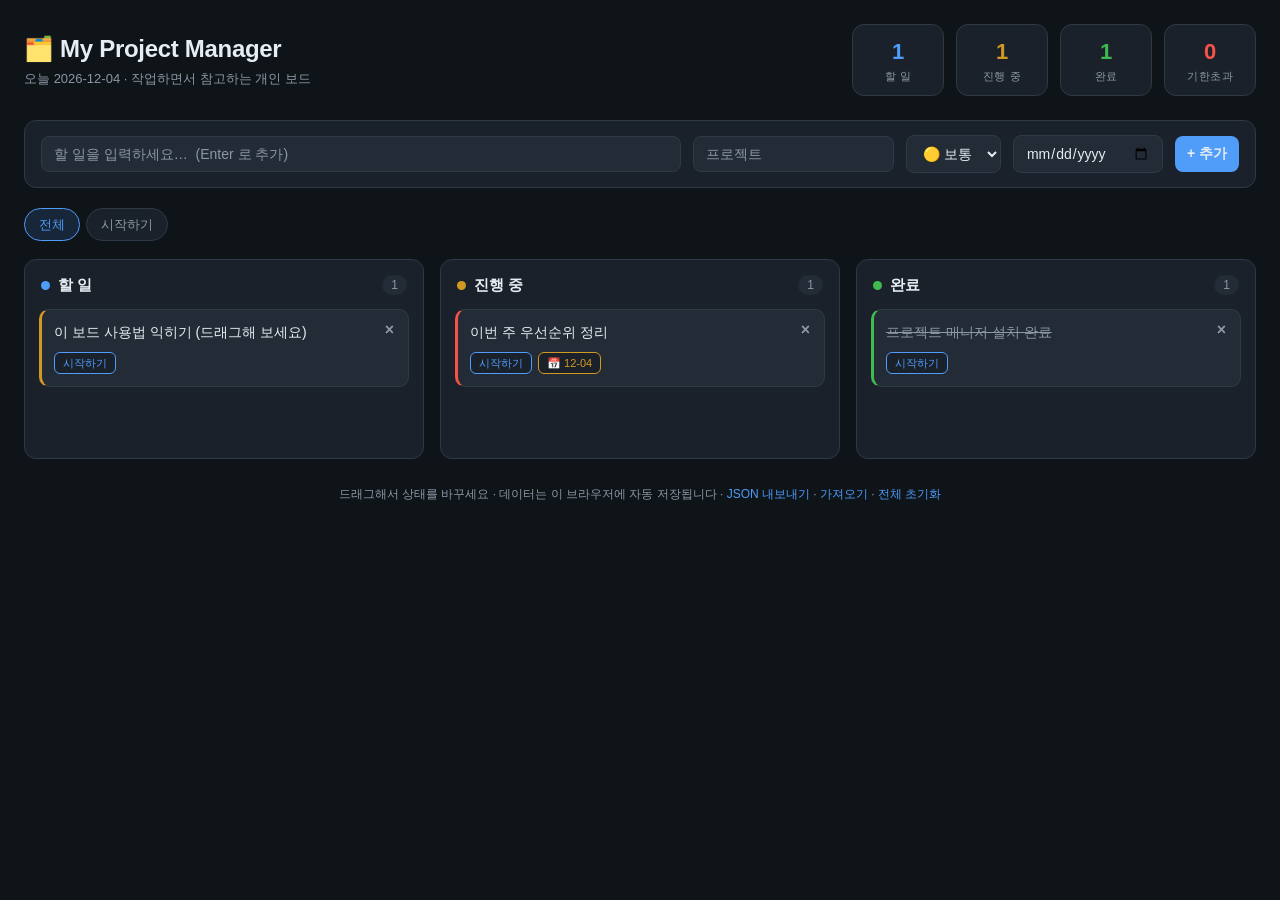
<file: desktop-pms/personal-board.html>
<!DOCTYPE html>
<html lang="ko">
<head>
<meta charset="UTF-8" />
<meta name="viewport" content="width=device-width, initial-scale=1.0" />
<title>My Project Manager</title>
<style>
  :root {
    --bg: #0f1419;
    --panel: #1a212b;
    --panel-2: #222b36;
    --border: #2e3a47;
    --text: #e6edf3;
    --text-dim: #8b98a5;
    --accent: #4f9cf9;
    --accent-soft: #4f9cf922;
    --green: #3fb950;
    --yellow: #d29922;
    --red: #f85149;
    --radius: 12px;
    --shadow: 0 4px 18px rgba(0,0,0,.35);
  }
  * { box-sizing: border-box; margin: 0; padding: 0; }
  body {
    font-family: -apple-system, "Segoe UI", "Malgun Gothic", Roboto, sans-serif;
    background: var(--bg);
    color: var(--text);
    line-height: 1.5;
    min-height: 100vh;
    padding: 24px;
  }
  header {
    display: flex;
    align-items: center;
    justify-content: space-between;
    flex-wrap: wrap;
    gap: 16px;
    margin-bottom: 24px;
  }
  .title h1 { font-size: 24px; font-weight: 700; letter-spacing: -.3px; }
  .title p { color: var(--text-dim); font-size: 13px; margin-top: 2px; }

  .stats { display: flex; gap: 12px; flex-wrap: wrap; }
  .stat {
    background: var(--panel);
    border: 1px solid var(--border);
    border-radius: var(--radius);
    padding: 10px 16px;
    min-width: 92px;
    text-align: center;
  }
  .stat .num { font-size: 22px; font-weight: 700; }
  .stat .lbl { font-size: 11px; color: var(--text-dim); text-transform: uppercase; letter-spacing: .5px; }
  .stat.todo .num { color: var(--accent); }
  .stat.doing .num { color: var(--yellow); }
  .stat.done .num { color: var(--green); }
  .stat.over .num { color: var(--red); }

  /* Toolbar */
  .toolbar {
    display: flex;
    gap: 12px;
    flex-wrap: wrap;
    align-items: center;
    background: var(--panel);
    border: 1px solid var(--border);
    border-radius: var(--radius);
    padding: 14px 16px;
    margin-bottom: 20px;
  }
  input, select, textarea, button {
    font-family: inherit;
    font-size: 14px;
    color: var(--text);
    background: var(--panel-2);
    border: 1px solid var(--border);
    border-radius: 8px;
    padding: 9px 12px;
    outline: none;
  }
  input:focus, select:focus, textarea:focus { border-color: var(--accent); }
  input::placeholder { color: var(--text-dim); }
  #taskTitle { flex: 1 1 240px; }
  button {
    cursor: pointer;
    background: var(--accent);
    border: none;
    font-weight: 600;
    transition: filter .15s;
  }
  button:hover { filter: brightness(1.1); }
  button.ghost { background: var(--panel-2); border: 1px solid var(--border); font-weight: 500; }
  .pill-filter { display: flex; gap: 6px; flex-wrap: wrap; margin-bottom: 18px; }
  .pill {
    background: var(--panel);
    border: 1px solid var(--border);
    color: var(--text-dim);
    border-radius: 20px;
    padding: 6px 14px;
    font-size: 13px;
    cursor: pointer;
    transition: all .15s;
  }
  .pill.active { background: var(--accent-soft); border-color: var(--accent); color: var(--accent); }

  /* Board */
  .board { display: grid; grid-template-columns: repeat(3, 1fr); gap: 16px; }
  @media (max-width: 820px) { .board { grid-template-columns: 1fr; } }
  .column {
    background: var(--panel);
    border: 1px solid var(--border);
    border-radius: var(--radius);
    padding: 14px;
    min-height: 200px;
    display: flex;
    flex-direction: column;
  }
  .column.drag-over { border-color: var(--accent); background: var(--accent-soft); }
  .col-head {
    display: flex; align-items: center; justify-content: space-between;
    margin-bottom: 12px; padding: 0 2px;
  }
  .col-head .name { font-weight: 700; font-size: 15px; display: flex; align-items: center; gap: 8px; }
  .dot { width: 9px; height: 9px; border-radius: 50%; }
  .col-todo .dot { background: var(--accent); }
  .col-doing .dot { background: var(--yellow); }
  .col-done .dot { background: var(--green); }
  .count { background: var(--panel-2); color: var(--text-dim); font-size: 12px; padding: 1px 9px; border-radius: 20px; }

  .card {
    background: var(--panel-2);
    border: 1px solid var(--border);
    border-left: 3px solid var(--text-dim);
    border-radius: 10px;
    padding: 12px;
    margin-bottom: 10px;
    cursor: grab;
    transition: transform .1s, box-shadow .15s;
  }
  .card:hover { box-shadow: var(--shadow); }
  .card.dragging { opacity: .5; }
  .card.p-high { border-left-color: var(--red); }
  .card.p-med  { border-left-color: var(--yellow); }
  .card.p-low  { border-left-color: var(--green); }
  .card .ct-top { display: flex; justify-content: space-between; align-items: flex-start; gap: 8px; }
  .card .text { font-size: 14px; font-weight: 500; word-break: break-word; }
  .card.done-card .text { text-decoration: line-through; color: var(--text-dim); }
  .del {
    background: none; border: none; color: var(--text-dim);
    cursor: pointer; font-size: 16px; padding: 0 2px; line-height: 1;
  }
  .del:hover { color: var(--red); }
  .card .meta { display: flex; gap: 6px; flex-wrap: wrap; margin-top: 9px; align-items: center; }
  .tag {
    font-size: 11px; padding: 2px 8px; border-radius: 6px;
    background: var(--panel); border: 1px solid var(--border); color: var(--text-dim);
  }
  .tag.proj { color: var(--accent); border-color: var(--accent); }
  .tag.due.overdue { color: var(--red); border-color: var(--red); }
  .tag.due.soon { color: var(--yellow); border-color: var(--yellow); }
  .empty { color: var(--text-dim); font-size: 13px; text-align: center; padding: 20px 0; }

  .footer-note { text-align: center; color: var(--text-dim); font-size: 12px; margin-top: 26px; }
  .footer-note a { color: var(--accent); cursor: pointer; }
</style>
</head>
<body>

<header>
  <div class="title">
    <h1>🗂️ My Project Manager</h1>
    <p>오늘 <span id="today"></span> · 작업하면서 참고하는 개인 보드</p>
  </div>
  <div class="stats">
    <div class="stat todo"><div class="num" id="sTodo">0</div><div class="lbl">할 일</div></div>
    <div class="stat doing"><div class="num" id="sDoing">0</div><div class="lbl">진행 중</div></div>
    <div class="stat done"><div class="num" id="sDone">0</div><div class="lbl">완료</div></div>
    <div class="stat over"><div class="num" id="sOver">0</div><div class="lbl">기한초과</div></div>
  </div>
</header>

<div class="toolbar">
  <input id="taskTitle" placeholder="할 일을 입력하세요…  (Enter 로 추가)" />
  <input id="taskProject" list="projList" placeholder="프로젝트" style="flex:0 1 150px;" />
  <datalist id="projList"></datalist>
  <select id="taskPriority">
    <option value="high">🔴 높음</option>
    <option value="med" selected>🟡 보통</option>
    <option value="low">🟢 낮음</option>
  </select>
  <input id="taskDue" type="date" style="flex:0 1 150px;" />
  <button id="addBtn">+ 추가</button>
</div>

<div class="pill-filter" id="filters"></div>

<div class="board">
  <div class="column col-todo" data-status="todo">
    <div class="col-head"><span class="name"><span class="dot"></span>할 일</span><span class="count" id="cTodo">0</span></div>
    <div class="cards" id="listTodo"></div>
  </div>
  <div class="column col-doing" data-status="doing">
    <div class="col-head"><span class="name"><span class="dot"></span>진행 중</span><span class="count" id="cDoing">0</span></div>
    <div class="cards" id="listDoing"></div>
  </div>
  <div class="column col-done" data-status="done">
    <div class="col-head"><span class="name"><span class="dot"></span>완료</span><span class="count" id="cDone">0</span></div>
    <div class="cards" id="listDone"></div>
  </div>
</div>

<p class="footer-note">
  드래그해서 상태를 바꾸세요 · 데이터는 이 브라우저에 자동 저장됩니다 ·
  <a id="exportBtn">JSON 내보내기</a> · <a id="importBtn">가져오기</a> · <a id="clearBtn">전체 초기화</a>
  <input type="file" id="fileInput" accept="application/json" hidden />
</p>

<script>
(function () {
  "use strict";
  const KEY = "myPM.tasks.v1";
  const $ = (id) => document.getElementById(id);

  let tasks = load();
  let filter = "all";

  function load() {
    try { return JSON.parse(localStorage.getItem(KEY)) || []; }
    catch { return []; }
  }
  function save() { localStorage.setItem(KEY, JSON.stringify(tasks)); }
  function uid() { return Date.now().toString(36) + Math.random().toString(36).slice(2, 6); }

  function todayStr() {
    const d = new Date();
    return d.getFullYear() + "-" + String(d.getMonth()+1).padStart(2,"0") + "-" + String(d.getDate()).padStart(2,"0");
  }

  function addTask() {
    const title = $("taskTitle").value.trim();
    if (!title) { $("taskTitle").focus(); return; }
    tasks.push({
      id: uid(),
      title,
      project: $("taskProject").value.trim(),
      priority: $("taskPriority").value,
      due: $("taskDue").value || "",
      status: "todo",
      created: todayStr()
    });
    $("taskTitle").value = "";
    $("taskDue").value = "";
    save(); render();
    $("taskTitle").focus();
  }

  function delTask(id) {
    tasks = tasks.filter(t => t.id !== id);
    save(); render();
  }

  function moveTask(id, status) {
    const t = tasks.find(x => x.id === id);
    if (t && t.status !== status) { t.status = status; save(); render(); }
  }

  function projects() {
    return [...new Set(tasks.map(t => t.project).filter(Boolean))].sort();
  }

  function dueState(due) {
    if (!due) return "";
    const today = todayStr();
    if (due < today) return "overdue";
    // within 3 days
    const d1 = new Date(due), d0 = new Date(today);
    const diff = (d1 - d0) / 86400000;
    return diff <= 3 ? "soon" : "";
  }

  function card(t) {
    const pClass = t.priority === "high" ? "p-high" : t.priority === "low" ? "p-low" : "p-med";
    const el = document.createElement("div");
    el.className = "card " + pClass + (t.status === "done" ? " done-card" : "");
    el.draggable = true;
    el.dataset.id = t.id;

    const meta = [];
    if (t.project) meta.push(`<span class="tag proj">${esc(t.project)}</span>`);
    if (t.due) {
      const ds = dueState(t.due);
      const label = ds === "overdue" ? "기한초과 " : "";
      meta.push(`<span class="tag due ${ds}">📅 ${label}${t.due.slice(5)}</span>`);
    }

    el.innerHTML = `
      <div class="ct-top">
        <div class="text">${esc(t.title)}</div>
        <button class="del" title="삭제">×</button>
      </div>
      ${meta.length ? `<div class="meta">${meta.join("")}</div>` : ""}`;

    el.querySelector(".del").addEventListener("click", () => delTask(t.id));
    el.addEventListener("dragstart", e => { e.dataTransfer.setData("text/plain", t.id); el.classList.add("dragging"); });
    el.addEventListener("dragend", () => el.classList.remove("dragging"));
    return el;
  }

  function esc(s) {
    return String(s).replace(/[&<>"']/g, c => ({"&":"&amp;","<":"&lt;",">":"&gt;",'"':"&quot;","'":"&#39;"}[c]));
  }

  function renderFilters() {
    const wrap = $("filters");
    const projs = projects();
    const items = ["all", ...projs];
    wrap.innerHTML = "";
    items.forEach(p => {
      const pill = document.createElement("span");
      pill.className = "pill" + (filter === p ? " active" : "");
      pill.textContent = p === "all" ? "전체" : p;
      pill.addEventListener("click", () => { filter = p; render(); });
      wrap.appendChild(pill);
    });
    // datalist for input
    $("projList").innerHTML = projs.map(p => `<option value="${esc(p)}">`).join("");
  }

  function render() {
    renderFilters();
    const visible = tasks.filter(t => filter === "all" || t.project === filter);
    const cols = { todo: $("listTodo"), doing: $("listDoing"), done: $("listDone") };
    Object.values(cols).forEach(c => c.innerHTML = "");

    const order = { high: 0, med: 1, low: 2 };
    visible
      .slice()
      .sort((a, b) => (order[a.priority] - order[b.priority]) || ((a.due||"9999") < (b.due||"9999") ? -1 : 1))
      .forEach(t => cols[t.status] && cols[t.status].appendChild(card(t)));

    Object.entries(cols).forEach(([k, c]) => {
      if (!c.children.length) c.innerHTML = '<div class="empty">비어 있음</div>';
    });

    const n = s => visible.filter(t => t.status === s).length;
    $("cTodo").textContent = n("todo");
    $("cDoing").textContent = n("doing");
    $("cDone").textContent = n("done");
    $("sTodo").textContent = n("todo");
    $("sDoing").textContent = n("doing");
    $("sDone").textContent = n("done");
    $("sOver").textContent = visible.filter(t => t.status !== "done" && t.due && dueState(t.due) === "overdue").length;
  }

  // Drag & drop on columns
  document.querySelectorAll(".column").forEach(col => {
    col.addEventListener("dragover", e => { e.preventDefault(); col.classList.add("drag-over"); });
    col.addEventListener("dragleave", () => col.classList.remove("drag-over"));
    col.addEventListener("drop", e => {
      e.preventDefault();
      col.classList.remove("drag-over");
      const id = e.dataTransfer.getData("text/plain");
      moveTask(id, col.dataset.status);
    });
  });

  // Export / import / clear
  $("exportBtn").addEventListener("click", () => {
    const blob = new Blob([JSON.stringify(tasks, null, 2)], { type: "application/json" });
    const a = document.createElement("a");
    a.href = URL.createObjectURL(blob);
    a.download = "my-pm-backup-" + todayStr() + ".json";
    a.click();
  });
  $("importBtn").addEventListener("click", () => $("fileInput").click());
  $("fileInput").addEventListener("change", e => {
    const f = e.target.files[0]; if (!f) return;
    const r = new FileReader();
    r.onload = () => {
      try {
        const data = JSON.parse(r.result);
        if (Array.isArray(data)) { tasks = data; save(); render(); }
        else alert("올바른 백업 파일이 아닙니다.");
      } catch { alert("파일을 읽을 수 없습니다."); }
    };
    r.readAsText(f);
    e.target.value = "";
  });
  $("clearBtn").addEventListener("click", () => {
    if (confirm("모든 작업을 삭제할까요? 되돌릴 수 없습니다.")) { tasks = []; save(); render(); }
  });

  $("addBtn").addEventListener("click", addTask);
  $("taskTitle").addEventListener("keydown", e => { if (e.key === "Enter") addTask(); });
  $("taskProject").addEventListener("keydown", e => { if (e.key === "Enter") addTask(); });

  $("today").textContent = todayStr();

  // Seed sample data on very first run
  if (!localStorage.getItem(KEY)) {
    tasks = [
      { id: uid(), title: "이 보드 사용법 익히기 (드래그해 보세요)", project: "시작하기", priority: "med", due: "", status: "todo", created: todayStr() },
      { id: uid(), title: "이번 주 우선순위 정리", project: "시작하기", priority: "high", due: todayStr(), status: "doing", created: todayStr() },
      { id: uid(), title: "프로젝트 매니저 설치 완료", project: "시작하기", priority: "low", due: "", status: "done", created: todayStr() }
    ];
    save();
  }

  render();
})();
</script>
</body>
</html>
</file>
<file: test1/style.css>
:root {
  --bg: #f4f5f7;
  --surface: #ffffff;
  --surface-2: #ebecf0;
  --text: #172b4d;
  --text-soft: #5e6c84;
  --border: #dfe1e6;
  --primary: #2563eb;
  --primary-dark: #1d4ed8;
  --danger: #de350b;
  --shadow: 0 1px 2px rgba(9, 30, 66, 0.12), 0 0 1px rgba(9, 30, 66, 0.18);
  --radius: 8px;
}

* { box-sizing: border-box; }

/* hidden 속성은 항상 우선 적용 (display 지정 클래스보다 강제 우선) */
[hidden] { display: none !important; }

body {
  margin: 0;
  font-family: "Segoe UI", "Malgun Gothic", system-ui, -apple-system, sans-serif;
  background: var(--bg);
  color: var(--text);
  height: 100vh;
  display: flex;
  flex-direction: column;
}

/* ---- top bar ---- */
.topbar {
  display: flex;
  align-items: center;
  justify-content: space-between;
  padding: 12px 20px;
  background: var(--surface);
  border-bottom: 1px solid var(--border);
  flex: 0 0 auto;
}
.brand { font-size: 18px; font-weight: 700; }
.top-actions { display: flex; gap: 8px; }

/* ---- layout ---- */
.layout { flex: 1 1 auto; display: flex; min-height: 0; }

.sidebar {
  flex: 0 0 230px;
  background: var(--surface);
  border-right: 1px solid var(--border);
  padding: 16px;
  display: flex;
  flex-direction: column;
  overflow-y: auto;
}
.sidebar-head {
  display: flex; align-items: center; justify-content: space-between;
  font-weight: 700; color: var(--text-soft); font-size: 13px;
  text-transform: uppercase; letter-spacing: 0.04em; margin-bottom: 10px;
}
.project-list { list-style: none; margin: 0; padding: 0; display: flex; flex-direction: column; gap: 4px; }
.project-item {
  display: flex; align-items: center; justify-content: space-between;
  padding: 9px 12px; border-radius: 6px; cursor: pointer; font-size: 14px;
  transition: background 0.12s;
}
.project-item:hover { background: var(--surface-2); }
.project-item.active { background: #e7f0ff; color: var(--primary-dark); font-weight: 600; }
.project-name { overflow: hidden; text-overflow: ellipsis; white-space: nowrap; }
.project-count { font-size: 12px; color: var(--text-soft); flex: 0 0 auto; margin-left: 8px; }
.sidebar-hint { margin-top: auto; padding-top: 16px; font-size: 11px; color: var(--text-soft); line-height: 1.5; }

.main { flex: 1 1 auto; padding: 20px 24px; overflow: auto; min-width: 0; }

/* ---- project header ---- */
.project-header { margin-bottom: 18px; }
.ph-top { display: flex; align-items: center; justify-content: space-between; gap: 12px; flex-wrap: wrap; }
.ph-title { font-size: 24px; margin: 0; }
.ph-actions { display: flex; gap: 8px; }
.progress { display: flex; align-items: center; gap: 12px; margin-top: 12px; max-width: 520px; }
.progress-bar { flex: 1; height: 8px; background: var(--surface-2); border-radius: 99px; overflow: hidden; }
.progress-fill { height: 100%; background: linear-gradient(90deg, #36b37e, #00875a); transition: width 0.3s; }
.progress-text { font-size: 12px; color: var(--text-soft); flex: 0 0 auto; }

/* ---- board ---- */
.board { display: flex; gap: 16px; align-items: flex-start; }
.column {
  flex: 1 1 0; min-width: 240px; max-width: 360px;
  background: var(--surface-2); border-radius: var(--radius); padding: 10px;
  display: flex; flex-direction: column; gap: 8px;
}
.column-head {
  display: flex; align-items: center; justify-content: space-between;
  font-weight: 700; font-size: 13px; color: var(--text-soft);
  padding: 4px 6px; text-transform: uppercase; letter-spacing: 0.03em;
}
.col-count {
  background: #d5d9e0; color: var(--text-soft);
  border-radius: 99px; padding: 1px 8px; font-size: 11px;
}
.cards { display: flex; flex-direction: column; gap: 8px; min-height: 24px; border-radius: 6px; padding: 2px; }
.cards.drop-target { background: #d2e3ff; outline: 2px dashed var(--primary); }

.card {
  background: var(--surface); border-radius: 6px; padding: 10px 12px;
  box-shadow: var(--shadow); cursor: pointer; border: 1px solid transparent;
}
.card:hover { border-color: var(--primary); }
.card.dragging { opacity: 0.45; }
.card-title { font-size: 14px; line-height: 1.4; word-break: break-word; }
.card-note { font-size: 12px; color: var(--text-soft); margin-top: 5px; line-height: 1.45; white-space: pre-wrap; word-break: break-word; }
.card-badges { display: flex; flex-wrap: wrap; gap: 6px; margin-top: 8px; }

.badge { font-size: 11px; padding: 2px 8px; border-radius: 99px; font-weight: 600; }
.p-high   { background: #ffebe6; color: #bf2600; }
.p-normal { background: #deebff; color: #0747a6; }
.p-low    { background: #e3e6ea; color: #5e6c84; }
.badge.due { background: #f4f5f7; color: #5e6c84; border: 1px solid var(--border); }
.badge.due.overdue { background: #ffebe6; color: #bf2600; border-color: #ffbdad; }

/* ---- add form ---- */
.add-form { margin-top: 2px; }
.add-input {
  width: 100%; padding: 8px 10px; border: 1px solid transparent; border-radius: 6px;
  background: transparent; font-size: 13px; color: var(--text);
}
.add-input:hover { background: #dde1e8; }
.add-input:focus { outline: none; background: var(--surface); border-color: var(--primary); }

/* ---- empty state ---- */
.empty-state { color: var(--text-soft); font-size: 15px; padding: 40px 4px; }

/* ---- buttons ---- */
.btn {
  border: 1px solid var(--border); background: var(--surface); color: var(--text);
  border-radius: 6px; padding: 8px 14px; font-size: 14px; cursor: pointer;
  font-family: inherit; transition: background 0.12s, border-color 0.12s;
}
.btn:hover { background: var(--surface-2); }
.btn.small { padding: 5px 10px; font-size: 12px; }
.btn.primary { background: var(--primary); border-color: var(--primary); color: #fff; }
.btn.primary:hover { background: var(--primary-dark); }
.btn.ghost { background: transparent; }
.btn.danger { color: var(--danger); border-color: #ffbdad; }
.btn.danger:hover { background: #ffebe6; }

/* ---- modal ---- */
.modal-overlay {
  position: fixed; inset: 0; background: rgba(9, 30, 66, 0.5);
  display: flex; align-items: center; justify-content: center; padding: 20px; z-index: 100;
}
.modal { background: var(--surface); border-radius: 10px; padding: 22px; width: 100%; max-width: 460px; box-shadow: 0 8px 24px rgba(9, 30, 66, 0.3); }
.modal h3 { margin: 0 0 16px; }
.field { display: flex; flex-direction: column; gap: 5px; font-size: 12px; color: var(--text-soft); font-weight: 600; margin-bottom: 12px; }
.field input, .field textarea, .field select {
  font-family: inherit; font-size: 14px; color: var(--text);
  padding: 8px 10px; border: 1px solid var(--border); border-radius: 6px; background: var(--surface);
}
.field input:focus, .field textarea:focus, .field select:focus { outline: none; border-color: var(--primary); }
.field textarea { resize: vertical; }
.field-row { display: flex; gap: 12px; }
.field-row .field { flex: 1; }
.modal-actions { display: flex; align-items: center; gap: 8px; margin-top: 6px; }
.spacer { flex: 1; }

@media (max-width: 720px) {
  .board { flex-direction: column; }
  .column { max-width: none; width: 100%; }
}
</file>
